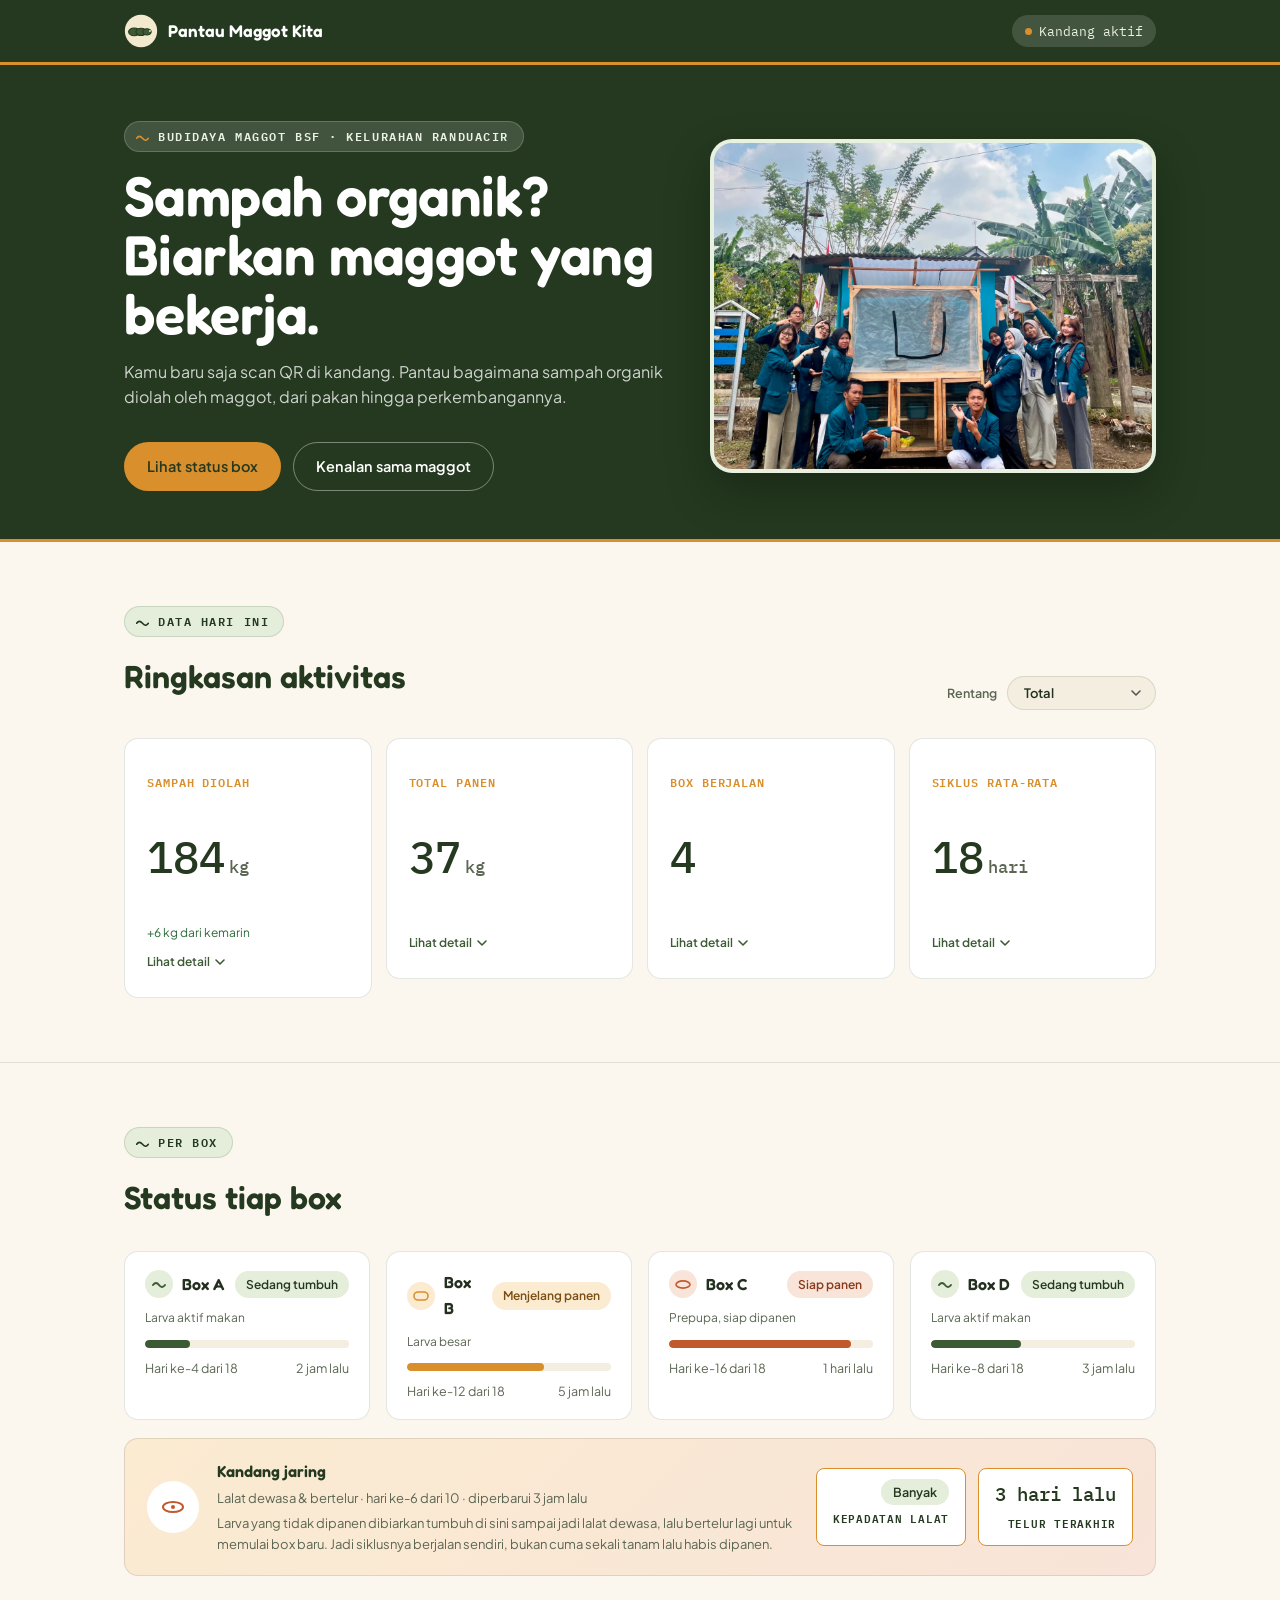
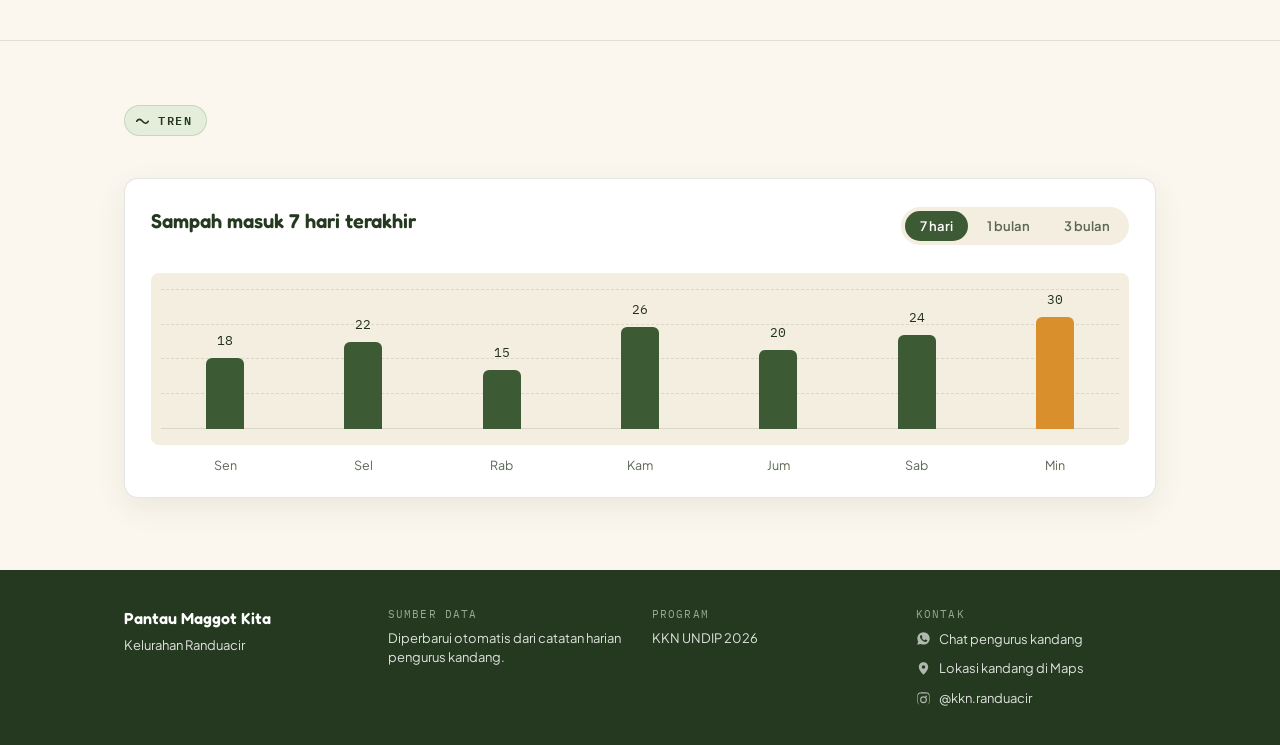
<file: index.html>
<!DOCTYPE html>
<html lang="id">
<head>
<meta charset="UTF-8">
<meta name="viewport" content="width=device-width, initial-scale=1.0">
<title>Pantau Maggot Kita</title>
<meta name="description" content="Pantau Maggot Kita: pantau aktivitas budidaya maggot BSF pengolah sampah organik warga Kelurahan Randuacir.">
<link rel="preconnect" href="https://fonts.googleapis.com">
<link rel="preconnect" href="https://fonts.gstatic.com" crossorigin>
<link href="https://fonts.googleapis.com/css2?family=Fredoka:wght@500;600;700&family=Plus+Jakarta+Sans:wght@400;500;600&family=IBM+Plex+Mono:wght@400;500&display=swap" rel="stylesheet">
<link rel="stylesheet" href="css/style.css">
</head>
<body>

<div class="maggot-splash" id="maggot-splash" aria-hidden="true">
  <svg viewBox="0 0 200 80" width="150" height="60">
    <g class="maggot-crawl">
      <ellipse class="seg seg1" cx="40" cy="45" rx="16" ry="11"/>
      <ellipse class="seg seg2" cx="65" cy="42" rx="15" ry="10.5"/>
      <ellipse class="seg seg3" cx="89" cy="40" rx="14" ry="10"/>
      <ellipse class="seg seg4" cx="111" cy="39" rx="12" ry="9"/>
      <ellipse class="seg seg5" cx="130" cy="38" rx="10" ry="7.5"/>
      <circle class="maggot-eye" cx="136" cy="35" r="1.5"/>
    </g>
  </svg>
  <p class="splash-text">My Little Maggot</p>
</div>

<header class="site-header">
  <div class="wrap">
    <a href="index.html" class="brand">
      <svg class="brand-mark" viewBox="0 0 40 40" aria-hidden="true">
        <circle cx="20" cy="20" r="19" fill="var(--cream)"/>
        <g class="brand-maggot">
          <ellipse class="seg seg1" cx="12" cy="21" rx="6.6" ry="4.6"/>
          <ellipse class="seg seg2" cx="20" cy="21" rx="6" ry="4.3"/>
          <ellipse class="seg seg3" cx="27" cy="21" rx="5" ry="3.7"/>
          <circle class="maggot-eye" cx="30.5" cy="20" r="1.1"/>
        </g>
      </svg>
      <span class="brand-name">Pantau Maggot Kita</span>
    </a>
    <span class="status-pill"><span class="dot"></span>Kandang aktif</span>
  </div>
</header>

<section class="hero">
  <div class="wrap hero-grid">
    <div class="hero-copy reveal">
      <p class="eyebrow on-dark">Budidaya maggot BSF &middot; Kelurahan Randuacir</p>
      <h1>Sampah organik? Biarkan maggot yang bekerja.</h1>
      <p class="lede">Kamu baru saja scan QR di kandang. Pantau bagaimana sampah organik diolah oleh maggot, dari pakan hingga perkembangannya.</p>
      <div class="cta-row" role="tablist">
        <a href="#status" class="btn btn-primary" data-tab-link="status" role="tab" aria-selected="true" aria-controls="tabpanel-status" id="tab-btn-status">Lihat status box</a>
        <a href="#tentang" class="btn btn-ghost" data-tab-link="tentang" role="tab" aria-selected="false" aria-controls="tabpanel-tentang" id="tab-btn-tentang">Kenalan sama maggot</a>
      </div>
    </div>
    <div class="hero-stage reveal">
      <img src="images/hero-maggot.jpg" alt="Foto kandang budidaya maggot" width="800" height="600" decoding="async" onerror="this.style.display='none'; this.nextElementSibling.style.display='flex';">
      <div class="fallback-illustration" style="display:none;">
        <svg width="140" height="140" viewBox="0 0 140 140" aria-hidden="true">
          <path d="M20 74 Q40 50 62 74 Q84 98 106 74 Q118 62 122 74" fill="none" stroke="var(--moss)" stroke-width="8" stroke-linecap="round"/>
          <circle cx="20" cy="74" r="6" fill="var(--moss)"/>
        </svg>
      </div>
    </div>
  </div>
</section>

<div class="tabpanel" id="tabpanel-status" data-tabname="status" role="tabpanel" aria-labelledby="tab-btn-status">

<section id="status">
  <div class="wrap">
    <div class="section-head kpi-head-row reveal">
      <div>
        <p class="eyebrow">Data hari ini</p>
        <h2>Ringkasan aktivitas</h2>
      </div>
      <div class="kpi-periode-wrap">
        <label for="kpi-periode" class="kpi-periode-label">Rentang</label>
        <select id="kpi-periode" class="kpi-periode-select">
          <option value="total" selected>Total</option>
          <option value="7h">7 hari terakhir</option>
          <option value="1b">Bulan ini</option>
          <option value="3b">3 bulan terakhir</option>
        </select>
      </div>
    </div>
    <div class="kpi-grid reveal">
      <div class="kpi-card">
        <p class="kpi-label">Sampah diolah</p>
        <p class="kpi-value"><span id="kpi-sampah">0</span><span class="unit">kg</span></p>
        <p class="kpi-delta" id="kpi-sampah-delta"></p>
        <button type="button" class="kpi-detail-toggle">Lihat detail<svg width="10" height="10" viewBox="0 0 10 10" aria-hidden="true"><path d="M1 3 L5 7 L9 3" fill="none" stroke="currentColor" stroke-width="1.6" stroke-linecap="round" stroke-linejoin="round"/></svg></button>
        <div class="kpi-detail"><ul id="kpi-detail-sampah"></ul></div>
      </div>
      <div class="kpi-card">
        <p class="kpi-label">Total panen</p>
        <p class="kpi-value"><span id="kpi-panen">0</span><span class="unit">kg</span></p>
        <button type="button" class="kpi-detail-toggle">Lihat detail<svg width="10" height="10" viewBox="0 0 10 10" aria-hidden="true"><path d="M1 3 L5 7 L9 3" fill="none" stroke="currentColor" stroke-width="1.6" stroke-linecap="round" stroke-linejoin="round"/></svg></button>
        <div class="kpi-detail"><ul id="kpi-detail-panen"></ul></div>
      </div>
      <div class="kpi-card">
        <p class="kpi-label">Box berjalan</p>
        <p class="kpi-value"><span id="kpi-box">0</span></p>
        <button type="button" class="kpi-detail-toggle">Lihat detail<svg width="10" height="10" viewBox="0 0 10 10" aria-hidden="true"><path d="M1 3 L5 7 L9 3" fill="none" stroke="currentColor" stroke-width="1.6" stroke-linecap="round" stroke-linejoin="round"/></svg></button>
        <div class="kpi-detail"><ul id="kpi-detail-box"></ul></div>
      </div>
      <div class="kpi-card">
        <p class="kpi-label">Siklus rata-rata</p>
        <p class="kpi-value"><span id="kpi-siklus">0</span><span class="unit">hari</span></p>
        <button type="button" class="kpi-detail-toggle">Lihat detail<svg width="10" height="10" viewBox="0 0 10 10" aria-hidden="true"><path d="M1 3 L5 7 L9 3" fill="none" stroke="currentColor" stroke-width="1.6" stroke-linecap="round" stroke-linejoin="round"/></svg></button>
        <div class="kpi-detail"><ul id="kpi-detail-siklus"></ul></div>
      </div>
    </div>
  </div>
</section>

<section>
  <div class="wrap">
    <div class="section-head reveal">
      <p class="eyebrow">Per box</p>
      <h2>Status tiap box</h2>
    </div>
    <div id="box-grid" class="box-grid"></div>
    <div id="jaring-card" class="jaring-card reveal"></div>
  </div>
</section>

<section>
  <div class="wrap">
    <div class="section-head reveal">
      <p class="eyebrow">Tren</p>
    </div>
    <div class="trend-card reveal">
      <div class="trend-head-row">
        <h2 id="trend-title">Sampah masuk 7 hari terakhir</h2>
        <div class="trend-tabs">
          <button type="button" class="trend-tab-btn active" data-range="7h">7 hari</button>
          <button type="button" class="trend-tab-btn" data-range="1b">1 bulan</button>
          <button type="button" class="trend-tab-btn" data-range="3b">3 bulan</button>
        </div>
      </div>
      <div class="trend-chart-frame">
        <div class="trend-gridlines">
          <span></span><span></span><span></span><span></span><span class="baseline"></span>
        </div>
        <div id="trend-chart" class="trend-chart"></div>
      </div>
      <div id="trend-labels" class="trend-labels"></div>
    </div>
  </div>
</section>

</div>
<!-- /tabpanel-status -->

<div class="tabpanel" id="tabpanel-tentang" data-tabname="tentang" role="tabpanel" aria-labelledby="tab-btn-tentang" hidden>

<section id="tentang">
  <div class="wrap">
    <div class="section-head reveal">
      <p class="eyebrow">Siklus hidup</p>
      <h2>Dari telur sampai lalat dewasa</h2>
      <p class="lede lede-wide">Maggot <span class="glossary-term">BSF<span class="glossary-bubble" role="tooltip">Black Soldier Fly, alias lalat tentara hitam. Larvanya (bukan lalatnya) yang dipakai mengurai sampah organik di kandang ini.</span></span> melewati empat tahap yangberlangsung sekitar 30 sampai 40 hari. Lalat dewasa akan kembali bertelur untuk memulai siklus baru. Klik tiap tahap buat lihat detailnya.</p>
    </div>
    <div class="siklus-cycle-badge reveal">
      <svg width="16" height="16" viewBox="0 0 16 16" aria-hidden="true" class="cycle-icon">
        <path d="M12.2 4.6 A5.6 5.6 0 1 0 13.6 8" fill="none" stroke="var(--moss)" stroke-width="1.6" stroke-linecap="round"/>
        <path d="M12.2 1.6 L12.2 4.6 L9.2 4.6" fill="none" stroke="var(--moss)" stroke-width="1.6" stroke-linecap="round" stroke-linejoin="round"/>
      </svg>
      Siklus berulang tiap 30&ndash;40 hari
    </div>
    <div class="siklus-flow reveal">
      <div class="siklus-step" data-stage="telur">
        <div class="siklus-img">
          <span class="siklus-step-num">1</span>
          <img src="images/siklus-telur.jpg" alt="Telur maggot BSF" width="300" height="300" loading="lazy" decoding="async" onerror="this.style.display='none'; this.nextElementSibling.style.display='flex';">
          <div class="fallback-illustration" style="display:none;">
            <svg width="44" height="44" viewBox="0 0 44 44" aria-hidden="true"><ellipse cx="22" cy="22" rx="10" ry="14" fill="var(--cream)" stroke="var(--gold)" stroke-width="2"/></svg>
          </div>
        </div>
        <p class="stage-name">Telur</p>
        <p class="stage-day">Hari 0&ndash;4</p>
        <span class="siklus-detail-link">Lihat detail<svg width="12" height="12" viewBox="0 0 12 12" aria-hidden="true"><path d="M3 2 L8 6 L3 10" fill="none" stroke="currentColor" stroke-width="1.8" stroke-linecap="round" stroke-linejoin="round"/></svg></span>
      </div>
      <div class="siklus-arrow siklus-arrow-1" aria-hidden="true">
        <svg width="26" height="22" viewBox="0 0 20 20">
          <path d="M4 3 L15 10 L4 17" fill="none" stroke="var(--gold)" stroke-width="7" stroke-linecap="round" stroke-linejoin="round"/>
          <path d="M4 3 L15 10 L4 17" fill="none" class="siklus-arrow-fill" stroke-width="3.4" stroke-linecap="round" stroke-linejoin="round"/>
        </svg>
      </div>
      <div class="siklus-step" data-stage="larva">
        <div class="siklus-img">
          <span class="siklus-step-num">2</span>
          <img src="images/siklus-larva.jpg" alt="Larva maggot BSF makan aktif" width="300" height="300" loading="lazy" decoding="async" onerror="this.style.display='none'; this.nextElementSibling.style.display='flex';">
          <div class="fallback-illustration" style="display:none;">
            <svg width="50" height="50" viewBox="0 0 50 50" aria-hidden="true"><path d="M8 25 Q15 15 25 25 Q35 35 42 25" fill="none" stroke="var(--moss)" stroke-width="5" stroke-linecap="round"/></svg>
          </div>
        </div>
        <p class="stage-name">Larva makan aktif</p>
        <p class="stage-day">Hari 5&ndash;18</p>
        <span class="siklus-detail-link">Lihat detail<svg width="12" height="12" viewBox="0 0 12 12" aria-hidden="true"><path d="M3 2 L8 6 L3 10" fill="none" stroke="currentColor" stroke-width="1.8" stroke-linecap="round" stroke-linejoin="round"/></svg></span>
      </div>
      <div class="siklus-arrow siklus-arrow-2" aria-hidden="true">
        <svg width="26" height="22" viewBox="0 0 20 20">
          <path d="M4 3 L15 10 L4 17" fill="none" stroke="var(--gold)" stroke-width="7" stroke-linecap="round" stroke-linejoin="round"/>
          <path d="M4 3 L15 10 L4 17" fill="none" class="siklus-arrow-fill" stroke-width="3.4" stroke-linecap="round" stroke-linejoin="round"/>
        </svg>
      </div>
      <div class="siklus-step" data-stage="prepupa">
        <div class="siklus-img">
          <span class="siklus-step-num">3</span>
          <img src="images/siklus-prepupa.jpg" alt="Prepupa maggot BSF" width="300" height="300" loading="lazy" decoding="async" onerror="this.style.display='none'; this.nextElementSibling.style.display='flex';">
          <div class="fallback-illustration" style="display:none;">
            <svg width="44" height="44" viewBox="0 0 44 44" aria-hidden="true"><rect x="10" y="16" width="24" height="12" rx="6" fill="var(--gold-light)" stroke="var(--gold)" stroke-width="2"/></svg>
          </div>
        </div>
        <p class="stage-name"><span class="glossary-term">Prepupa<span class="glossary-bubble" role="tooltip">Fase peralihan sebelum jadi pupa. Larva berhenti makan dan warnanya mulai gelap, tanda siap pupasi.</span></span> &amp; pupa</p>
        <p class="stage-day">Hari 19&ndash;32</p>
        <span class="siklus-detail-link">Lihat detail<svg width="12" height="12" viewBox="0 0 12 12" aria-hidden="true"><path d="M3 2 L8 6 L3 10" fill="none" stroke="currentColor" stroke-width="1.8" stroke-linecap="round" stroke-linejoin="round"/></svg></span>
      </div>
      <div class="siklus-arrow siklus-arrow-3" aria-hidden="true">
        <svg width="26" height="22" viewBox="0 0 20 20">
          <path d="M4 3 L15 10 L4 17" fill="none" stroke="var(--gold)" stroke-width="7" stroke-linecap="round" stroke-linejoin="round"/>
          <path d="M4 3 L15 10 L4 17" fill="none" class="siklus-arrow-fill" stroke-width="3.4" stroke-linecap="round" stroke-linejoin="round"/>
        </svg>
      </div>
      <div class="siklus-step" data-stage="dewasa">
        <div class="siklus-img">
          <span class="siklus-step-num">4</span>
          <img src="images/siklus-dewasa.jpg" alt="Lalat BSF dewasa" width="300" height="300" loading="lazy" decoding="async" onerror="this.style.display='none'; this.nextElementSibling.style.display='flex';">
          <div class="fallback-illustration" style="display:none;">
            <svg width="46" height="46" viewBox="0 0 46 46" aria-hidden="true"><ellipse cx="23" cy="23" rx="14" ry="7" fill="var(--clay-light)" stroke="var(--clay)" stroke-width="2"/></svg>
          </div>
        </div>
        <p class="stage-name">Lalat BSF dewasa</p>
        <p class="stage-day">Hari 33&ndash;40</p>
        <span class="siklus-detail-link">Lihat detail<svg width="12" height="12" viewBox="0 0 12 12" aria-hidden="true"><path d="M3 2 L8 6 L3 10" fill="none" stroke="currentColor" stroke-width="1.8" stroke-linecap="round" stroke-linejoin="round"/></svg></span>
      </div>
    </div>
    <p class="siklus-note reveal">Fase prepupa, pupa, dan lalat dewasa dipantau langsung di <strong>kandang jaring</strong>. Cek statusnya di bagian &ldquo;Status tiap box&rdquo; di atas.</p>
  </div>
</section>

<section id="tanda-panen">
  <div class="wrap">
    <div class="section-head reveal">
      <p class="eyebrow">Ciri-ciri</p>
      <h2>Tanda maggot siap panen</h2>
      <p class="lede lede-wide">Tiga tanda ini biasanya muncul bareng. Kalau box kamu sudah menunjukkan ketiganya, itu yang bikin statusnya berubah jadi <a href="#status" class="faq-inline-link">&ldquo;Siap panen&rdquo;</a> di bagian Status tiap box.</p>
    </div>
    <div class="info-grid reveal">
      <div class="info-card">
        <span class="info-num">1</span>
        <div class="icon-mark icon-mark-gold">
          <svg width="34" height="34" viewBox="0 0 36 36" aria-hidden="true">
            <defs><marker id="arrowhead-warna" markerWidth="5" markerHeight="5" refX="3" refY="2" orient="auto"><path d="M0 0 L4 2 L0 4 Z" fill="var(--ink-soft)"/></marker></defs>
            <ellipse cx="9" cy="18" rx="6.5" ry="3.8" fill="var(--cream)" stroke="var(--gold)" stroke-width="1.6"/>
            <path d="M16.2 18 L19.8 18" stroke="var(--ink-soft)" stroke-width="1.4" stroke-linecap="round" marker-end="url(#arrowhead-warna)"/>
            <ellipse cx="27" cy="18" rx="6.5" ry="3.8" fill="#6B4A2A" stroke="#4A311B" stroke-width="1.6"/>
          </svg>
        </div>
        <p class="info-title">Warna berubah gelap</p>
        <p>Warna badan berubah dari putih pucat jadi kecoklatan gelap.</p>
      </div>
      <div class="info-arrow" aria-hidden="true">
        <svg width="28" height="20" viewBox="0 0 20 14"><path d="M1 7 H17 M12 2 L17 7 L12 12" fill="none" stroke="var(--moss)" stroke-width="3" stroke-linecap="round" stroke-linejoin="round"/></svg>
      </div>
      <div class="info-card">
        <span class="info-num">2</span>
        <div class="icon-mark icon-mark-moss">
          <svg width="34" height="34" viewBox="0 0 36 36" aria-hidden="true">
            <path d="M7.5 6.5 L7.5 11.5 M7.5 9 L28.5 9 M28.5 6.5 L28.5 11.5" stroke="var(--ink-soft)" stroke-width="1.2" stroke-linecap="round"/>
            <ellipse cx="18" cy="21" rx="10.5" ry="4.3" fill="none" stroke="var(--moss)" stroke-width="1.8"/>
            <text x="18" y="33" text-anchor="middle" font-size="7" fill="var(--ink-soft)" font-family="var(--font-data)">~2 cm</text>
          </svg>
        </div>
        <p class="info-title">Ukuran maksimal</p>
        <p>Ukuran sudah maksimal, sekitar 2 sentimeter, gerakan mulai melambat.</p>
      </div>
      <div class="info-arrow" aria-hidden="true">
        <svg width="28" height="20" viewBox="0 0 20 14"><path d="M1 7 H17 M12 2 L17 7 L12 12" fill="none" stroke="var(--moss)" stroke-width="3" stroke-linecap="round" stroke-linejoin="round"/></svg>
      </div>
      <div class="info-card">
        <span class="info-num">3</span>
        <div class="icon-mark icon-mark-clay">
          <svg width="34" height="34" viewBox="0 0 36 36" aria-hidden="true">
            <defs><marker id="arrowhead-panen" markerWidth="5" markerHeight="5" refX="3" refY="2" orient="auto"><path d="M0 0 L4 2 L0 4 Z" fill="var(--gold)"/></marker></defs>
            <path d="M5 33 L23 13" stroke="var(--line)" stroke-width="1.8" stroke-linecap="round"/>
            <path d="M23 13 L29 6" stroke="var(--gold)" stroke-width="2.2" stroke-linecap="round" marker-end="url(#arrowhead-panen)"/>
            <g transform="rotate(-48 14 23)">
              <ellipse cx="14" cy="23" rx="4.5" ry="2.1" fill="var(--moss)"/>
              <circle cx="18.2" cy="23" r="1.6" fill="var(--moss-dark)"/>
            </g>
          </svg>
        </div>
        <p class="info-title">Merayap ke tepi</p>
        <p>Mulai merayap naik ke tepi wadah, mencari tempat kering untuk <span class="glossary-term">pupasi<span class="glossary-bubble" role="tooltip">Proses larva berubah bentuk jadi pupa di dalam cangkang keras, mirip kepompong, sebelum akhirnya jadi lalat dewasa.</span></span>.</p>
      </div>
    </div>
  </div>
</section>

<section id="sampah-maggot">
  <div class="wrap">
    <div class="section-head reveal">
      <p class="eyebrow">Panduan</p>
      <h2>Sampah untuk maggot</h2>
    </div>

    <div class="cek-sampah reveal">
      <label for="cek-sampah-input" class="cek-sampah-label">
        <svg width="16" height="16" viewBox="0 0 16 16" aria-hidden="true"><circle cx="7" cy="7" r="5.2" fill="none" stroke="currentColor" stroke-width="1.7"/><path d="M10.8 10.8 L14.5 14.5" stroke="currentColor" stroke-width="1.7" stroke-linecap="round"/></svg>
        Cek sampahmu cocok atau enggak
      </label>
      <input type="text" id="cek-sampah-input" class="cek-sampah-input" placeholder="Ketik sampahnya, misal: nasi goreng, kulit jeruk..." autocomplete="off">
      <div class="cek-sampah-chips" id="cek-sampah-chips">
        <button type="button" class="cek-sampah-chip" data-kata="nasi">Nasi</button>
        <button type="button" class="cek-sampah-chip" data-kata="kulit jeruk">Kulit jeruk</button>
        <button type="button" class="cek-sampah-chip" data-kata="ampas kopi">Ampas kopi</button>
        <button type="button" class="cek-sampah-chip cek-sampah-chip-no" data-kata="plastik">Plastik</button>
        <button type="button" class="cek-sampah-chip cek-sampah-chip-no" data-kata="minyak">Minyak</button>
        <button type="button" class="cek-sampah-chip cek-sampah-chip-no" data-kata="tulang">Tulang</button>
      </div>
      <div id="cek-sampah-result" class="cek-sampah-result" aria-live="polite"></div>
    </div>

    <div class="cocok-grid reveal">
      <div class="cocok-card yes">
        <span class="cocok-badge">
          <svg width="22" height="22" viewBox="0 0 22 22" aria-hidden="true"><path d="M11 3 C6 6 4 10 4 13 a7 7 0 0 0 14 0 C18 10 16 6 11 3 Z" fill="none" stroke="var(--moss)" stroke-width="1.7"/><path d="M11 8 V16 M11 8 Q8 8 7 11" fill="none" stroke="var(--moss)" stroke-width="1.4" stroke-linecap="round"/></svg>
        </span>
        <h3><svg width="20" height="20" viewBox="0 0 20 20" aria-hidden="true"><path d="M4 10 L8 14 L16 5" fill="none" stroke="currentColor" stroke-width="2.5" stroke-linecap="round" stroke-linejoin="round"/></svg>Cocok</h3>
        <p class="cocok-subtitle">Bahan organik basah yang cepat terurai, jadi makanan favorit maggot.</p>
        <ul>
          <li>Sisa sayur dan buah</li>
          <li>Nasi basi</li>
          <li>Ampas kopi dan teh</li>
          <li>Kulit telur</li>
        </ul>
      </div>
      <div class="cocok-card no">
        <span class="cocok-badge no-badge">
          <svg width="22" height="22" viewBox="0 0 22 22" aria-hidden="true"><path d="M4 6 H18 M8 6 V4 H14 V6 M6 6 L7 18 H15 L16 6" fill="none" stroke="var(--brown)" stroke-width="1.7" stroke-linejoin="round"/><path d="M3 3 L19 19" stroke="var(--brown)" stroke-width="1.7" stroke-linecap="round"/></svg>
        </span>
        <h3><svg width="20" height="20" viewBox="0 0 20 20" aria-hidden="true"><path d="M5 5 L15 15 M15 5 L5 15" stroke="currentColor" stroke-width="2.5" stroke-linecap="round"/></svg>Tidak cocok</h3>
        <p class="cocok-subtitle">Bisa bikin larva stres, mati, atau menarik hama lain ke kandang.</p>
        <ul>
          <li>Plastik dan styrofoam</li>
          <li>Minyak dan santan</li>
          <li>Tulang dan cangkang keras</li>
          <li>Sampah bahan berbahaya</li>
        </ul>
      </div>
    </div>
  </div>
</section>

<section id="faq">
  <div class="wrap">
    <div class="section-head reveal">
      <p class="eyebrow">Pertanyaan umum</p>
      <h2>Masih Penasaran Nihh?</h2>
      <p class="lede lede-wide">Mantapp, ini adalah jawaban-jawaban yang mungkin kamu cari!</p>
    </div>
    <div class="faq-list reveal" id="faq-list">
      <div class="faq-item">
        <button type="button" class="faq-question" aria-expanded="false">
          <span>Kandang maggot bau enggak?</span>
          <svg class="faq-chevron" width="14" height="14" viewBox="0 0 14 14" aria-hidden="true"><path d="M2.5 5 L7 9.5 L11.5 5" fill="none" stroke="currentColor" stroke-width="1.8" stroke-linecap="round" stroke-linejoin="round"/></svg>
        </button>
        <div class="faq-answer">
          <p>Kalau dirawat dengan benar, kandang maggot tidak berbau menyengat. Larva maggot justru mempercepat sampah organik terurai, jadi baunya jauh lebih ringan dibanding sampah organik yang menumpuk di TPS. Bau tajam biasanya baru muncul kalau media terlalu basah atau kebanyakan pakan, dan itu ada cara mudah menanganinya. Pengurus kandang sudah punya panduan lengkap untuk mengatasinya.</p>
        </div>
      </div>
      <div class="faq-item">
        <button type="button" class="faq-question" aria-expanded="false">
          <span>Aman enggak buat anak-anak dan hewan peliharaan di sekitar rumah?</span>
          <svg class="faq-chevron" width="14" height="14" viewBox="0 0 14 14" aria-hidden="true"><path d="M2.5 5 L7 9.5 L11.5 5" fill="none" stroke="currentColor" stroke-width="1.8" stroke-linecap="round" stroke-linejoin="round"/></svg>
        </button>
        <div class="faq-answer">
          <p>Aman. Maggot BSF (<em>Hermetia illucens</em>) tidak menggigit, tidak menyengat, dan tidak membawa penyakit ke manusia. Ini beda jauh dari lalat rumah biasa. Lalat dewasanya bahkan tidak makan sama sekali, cuma minum air, jadi tidak hinggap sembarangan ke makanan warga. Yang perlu dijaga cuma supaya box tidak dibongkar-bongkar anak kecil, sama seperti barang lain di sekitar rumah.</p>
        </div>
      </div>
      <div class="faq-item">
        <button type="button" class="faq-question" aria-expanded="false">
          <span>Lalatnya bisa kabur ke rumah warga enggak?</span>
          <svg class="faq-chevron" width="14" height="14" viewBox="0 0 14 14" aria-hidden="true"><path d="M2.5 5 L7 9.5 L11.5 5" fill="none" stroke="currentColor" stroke-width="1.8" stroke-linecap="round" stroke-linejoin="round"/></svg>
        </button>
        <div class="faq-answer">
          <p>Lalat dewasanya dipelihara di kandang jaring tertutup, khusus untuk kawin dan bertelur, jadi tidak berkeliaran bebas. Lalat BSF dewasa juga bukan tipe yang suka hinggap ke rumah atau makanan orang. Umurnya pendek, sekitar 5 sampai 8 hari, dan sepanjang hidupnya cuma fokus cari pasangan dan bertelur, bukan cari makanan manusia.</p>
        </div>
      </div>
      <div class="faq-item">
        <button type="button" class="faq-question" aria-expanded="false">
          <span>Kalau musim hujan atau kemarau, maggotnya tetap hidup?</span>
          <svg class="faq-chevron" width="14" height="14" viewBox="0 0 14 14" aria-hidden="true"><path d="M2.5 5 L7 9.5 L11.5 5" fill="none" stroke="currentColor" stroke-width="1.8" stroke-linecap="round" stroke-linejoin="round"/></svg>
        </button>
        <div class="faq-answer">
          <p>Tetap hidup, tapi butuh sedikit penyesuaian dari pengurus. Musim hujan bikin media gampang kelewat basah, jadi perlu lebih sering ditambah bahan kering penyerap. Musim kemarau sebaliknya, media lebih cepat kering jadi perlu sedikit tambahan air. Selama suhu ruang kandang terjaga sekitar 27 sampai 30°C, siklusnya tetap jalan normal di kedua musim.</p>
        </div>
      </div>
      <div class="faq-item">
        <button type="button" class="faq-question" aria-expanded="false">
          <span>Sampah apa aja yang bisa dibawa ke kandang?</span>
          <svg class="faq-chevron" width="14" height="14" viewBox="0 0 14 14" aria-hidden="true"><path d="M2.5 5 L7 9.5 L11.5 5" fill="none" stroke="currentColor" stroke-width="1.8" stroke-linecap="round" stroke-linejoin="round"/></svg>
        </button>
        <div class="faq-answer">
          <p>Intinya sampah organik basah yang cepat terurai, seperti sisa nasi, sayur, buah, ampas kopi atau teh, dan kulit telur. Yang tidak boleh masuk kandang misalnya plastik, styrofoam, minyak, santan, tulang, dan bahan berbahaya lain. Kalau masih ragu sama satu item tertentu, coba cek langsung lewat kotak <a href="#sampah-maggot" class="faq-inline-link">cek sampah di atas</a> biar tidak salah tebak.</p>
        </div>
      </div>
      <div class="faq-item">
        <button type="button" class="faq-question" aria-expanded="false">
          <span>Berapa lama dari buang sampah sampai jadi panen?</span>
          <svg class="faq-chevron" width="14" height="14" viewBox="0 0 14 14" aria-hidden="true"><path d="M2.5 5 L7 9.5 L11.5 5" fill="none" stroke="currentColor" stroke-width="1.8" stroke-linecap="round" stroke-linejoin="round"/></svg>
        </button>
        <div class="faq-answer">
          <p>Rata-rata sekitar 18 hari sejak larva ditanam sampai siap dipanen, tergantung suhu dan jenis pakan. Satu siklus penuh sampai lalat dewasa bertelur lagi butuh waktu 30 sampai 40 hari. Tapi warga tidak perlu menunggu selama itu. Begitu larva sudah cukup besar, langsung bisa dipanen sebagai pakan ternak atau dijual.</p>
        </div>
      </div>
      <div class="faq-item">
        <button type="button" class="faq-question" aria-expanded="false">
          <span>Kenapa harus maggot, bukan cara pengelolaan sampah organik lain?</span>
          <svg class="faq-chevron" width="14" height="14" viewBox="0 0 14 14" aria-hidden="true"><path d="M2.5 5 L7 9.5 L11.5 5" fill="none" stroke="currentColor" stroke-width="1.8" stroke-linecap="round" stroke-linejoin="round"/></svg>
        </button>
        <div class="faq-answer">
          <p>Dibanding dibuang ke TPS atau TPA yang sejak 1 Agustus sudah tidak menerima sampah organik, maggot mengolahnya jadi dua hasil sekaligus. Sampah rumah tangga berkurang, dan larvanya sendiri jadi produk bernilai untuk pakan ternak atau ikan, bahkan bisa dijual. Prosesnya juga jauh lebih cepat dibanding kompos biasa, hitungannya hari, bukan bulan.</p>
        </div>
      </div>
      <div class="faq-item">
        <button type="button" class="faq-question" aria-expanded="false">
          <span>Perlu keahlian khusus enggak buat ikut program ini?</span>
          <svg class="faq-chevron" width="14" height="14" viewBox="0 0 14 14" aria-hidden="true"><path d="M2.5 5 L7 9.5 L11.5 5" fill="none" stroke="currentColor" stroke-width="1.8" stroke-linecap="round" stroke-linejoin="round"/></svg>
        </button>
        <div class="faq-answer">
          <p>Enggak perlu. Kalau kamu warga, bagian kamu cuma satu, yaitu memisahkan sampah organik dan membawanya ke kandang. Kalau ragu sama satu item, cek dulu lewat kotak cek sampah di atas. Urusan merawat larva, menjaga kelembapan, sampai memanen sepenuhnya jadi tanggung jawab pengurus kandang.</p>
        </div>
      </div>
      <div class="faq-item">
        <button type="button" class="faq-question" aria-expanded="false">
          <span>Hasil panennya dipakai buat apa?</span>
          <svg class="faq-chevron" width="14" height="14" viewBox="0 0 14 14" aria-hidden="true"><path d="M2.5 5 L7 9.5 L11.5 5" fill="none" stroke="currentColor" stroke-width="1.8" stroke-linecap="round" stroke-linejoin="round"/></svg>
        </button>
        <div class="faq-answer">
          <p>Larva yang dipanen, biasa disebut maggot segar atau maggot kering, punya kandungan protein tinggi. Umumnya dipakai sebagai pakan ternak seperti ayam, bebek, atau ikan lele, baik dipakai sendiri oleh peternak sekitar maupun dijual. Sisa media yang sudah terurai, disebut <span class="glossary-term">kasgot<span class="glossary-bubble" role="tooltip">Singkatan dari &ldquo;bekas maggot&rdquo; &mdash; residu media yang sudah diurai larva, dipakai sebagai pupuk organik untuk tanaman.</span></span>, juga bisa dipakai sebagai pupuk organik untuk tanaman.</p>
        </div>
      </div>
      <div class="faq-item">
        <button type="button" class="faq-question" aria-expanded="false">
          <span>Kalau mau lihat langsung atau nanya-nanya ke pengurus, ke mana?</span>
          <svg class="faq-chevron" width="14" height="14" viewBox="0 0 14 14" aria-hidden="true"><path d="M2.5 5 L7 9.5 L11.5 5" fill="none" stroke="currentColor" stroke-width="1.8" stroke-linecap="round" stroke-linejoin="round"/></svg>
        </button>
        <div class="faq-answer">
          <p>Bisa langsung datang ke lokasi kandang, atau chat pengurus dulu lewat kontak di bagian bawah halaman ini. Warga yang masih penasaran atau ragu justru paling disarankan untuk lihat langsung. Biasanya keraguan soal bau atau kebersihan hilang begitu lihat kondisi kandang aslinya.</p>
        </div>
      </div>
    </div>
  </div>
</section>

</div>
<!-- /tabpanel-tentang -->

<footer class="site-footer">
  <div class="wrap footer-grid">
    <div class="footer-block">
      <p class="footer-title">Pantau Maggot Kita</p>
      <p class="footer-line">Kelurahan Randuacir</p>
    </div>
    <div class="footer-block">
      <p class="footer-label">Sumber data</p>
      <p class="footer-line">Diperbarui otomatis dari catatan harian pengurus kandang.</p>
    </div>
    <div class="footer-block">
      <p class="footer-label">Program</p>
      <p class="footer-line">KKN UNDIP 2026</p>
    </div>
    <div class="footer-block">
      <p class="footer-label">Kontak</p>
      <div class="footer-contact-list">
        <a class="footer-contact-link" href="https://wa.me/6281234567890" target="_blank" rel="noopener">
          <svg width="15" height="15" viewBox="0 0 24 24" aria-hidden="true" fill="currentColor"><path d="M12.04 2C6.58 2 2.13 6.45 2.13 11.91c0 1.75.46 3.39 1.26 4.81L2 22l5.44-1.34a9.9 9.9 0 0 0 4.6 1.13h.01c5.46 0 9.91-4.45 9.91-9.91C21.96 6.45 17.5 2 12.04 2zm5.8 14.02c-.24.68-1.4 1.3-1.93 1.38-.5.08-1.12.11-1.8-.11-.42-.13-.95-.31-1.64-.6-2.88-1.24-4.76-4.14-4.9-4.33-.14-.19-1.17-1.56-1.17-2.98s.73-2.11 1-2.4c.26-.29.56-.36.75-.36.19 0 .38 0 .54.01.17.01.4-.07.63.48.24.57.81 1.98.88 2.12.07.15.11.32.02.51-.1.19-.15.31-.29.48-.15.17-.31.37-.44.5-.15.15-.3.31-.13.6.17.29.75 1.25 1.62 2.02 1.11.99 2.05 1.3 2.34 1.45.29.15.46.13.63-.05.17-.18.72-.83.91-1.12.19-.29.38-.24.63-.14.26.09 1.63.77 1.91.91.28.14.47.21.53.33.07.12.07.68-.17 1.36z"/></svg>
          Chat pengurus kandang
        </a>
        <a class="footer-contact-link" href="https://maps.app.goo.gl/PLACEHOLDER" target="_blank" rel="noopener">
          <svg width="15" height="15" viewBox="0 0 24 24" aria-hidden="true" fill="currentColor"><path d="M12 2C7.86 2 4.5 5.36 4.5 9.5c0 5.5 7.5 12.5 7.5 12.5s7.5-7 7.5-12.5C19.5 5.36 16.14 2 12 2zm0 10.25a2.75 2.75 0 1 1 0-5.5 2.75 2.75 0 0 1 0 5.5z"/></svg>
          Lokasi kandang di Maps
        </a>
        <a class="footer-contact-link" href="https://instagram.com/kkn.randuacir" target="_blank" rel="noopener">
          <svg width="15" height="15" viewBox="0 0 24 24" aria-hidden="true" fill="currentColor"><path d="M12 2.16c3.2 0 3.58.01 4.85.07 1.17.05 1.8.24 2.22.41.56.21.96.47 1.38.89.42.42.68.82.89 1.38.17.42.36 1.05.41 2.22.06 1.27.07 1.65.07 4.85s-.01 3.58-.07 4.85c-.05 1.17-.24 1.8-.41 2.22a3.72 3.72 0 0 1-.89 1.38 3.72 3.72 0 0 1-1.38.89c-.42.17-1.05.36-2.22.41-1.27.06-1.65.07-4.85.07s-3.58-.01-4.85-.07c-1.17-.05-1.8-.24-2.22-.41a3.72 3.72 0 0 1-1.38-.89 3.72 3.72 0 0 1-.89-1.38c-.17-.42-.36-1.05-.41-2.22-.06-1.27-.07-1.65-.07-4.85s.01-3.58.07-4.85c.05-1.17.24-1.8.41-2.22.21-.56.47-.96.89-1.38.42-.42.82-.68 1.38-.89.42-.17 1.05-.36 2.22-.41C8.42 2.17 8.8 2.16 12 2.16zm0 1.8c-3.14 0-3.5.01-4.74.07-.96.04-1.48.2-1.82.34-.46.18-.79.39-1.13.73-.34.34-.55.67-.73 1.13-.14.34-.3.86-.34 1.82-.06 1.24-.07 1.6-.07 4.74s.01 3.5.07 4.74c.04.96.2 1.48.34 1.82.18.46.39.79.73 1.13.34.34.67.55 1.13.73.34.14.86.3 1.82.34 1.24.06 1.6.07 4.74.07s3.5-.01 4.74-.07c.96-.04 1.48-.2 1.82-.34.46-.18.79-.39 1.13-.73.34-.34.55-.67.73-1.13.14-.34.3-.86.34-1.82.06-1.24.07-1.6.07-4.74s-.01-3.5-.07-4.74c-.04-.96-.2-1.48-.34-1.82a3.03 3.03 0 0 0-.73-1.13 3.03 3.03 0 0 0-1.13-.73c-.34-.14-.86-.3-1.82-.34-1.24-.06-1.6-.07-4.74-.07zm0 4.59a5.45 5.45 0 1 1 0 10.9 5.45 5.45 0 0 1 0-10.9zm0 1.8a3.65 3.65 0 1 0 0 7.3 3.65 3.65 0 0 0 0-7.3zm5.66-1.98a1.27 1.27 0 1 1-2.54 0 1.27 1.27 0 0 1 2.54 0z"/></svg>
          @kkn.randuacir
        </a>
      </div>
    </div>
  </div>
</footer>

<div class="modal-overlay" id="siklus-modal" aria-hidden="true">
  <div class="modal-panel" role="dialog" aria-modal="true" aria-labelledby="modal-stage-title">
    <button type="button" class="modal-close" aria-label="Tutup">
      <svg width="16" height="16" viewBox="0 0 16 16" aria-hidden="true"><path d="M2 2 L14 14 M14 2 L2 14" stroke="currentColor" stroke-width="2" stroke-linecap="round"/></svg>
    </button>
    <div class="modal-stage-img"></div>
    <p class="stage-day modal-stage-day"></p>
    <h3 class="modal-stage-title" id="modal-stage-title"></h3>
    <p class="modal-section-label">Ciri-ciri</p>
    <ul class="modal-ciri"></ul>
    <p class="modal-section-label">Cara perawatan</p>
    <ul class="modal-rawat"></ul>
  </div>
</div>

<script src="js/config.js"></script>
<script src="js/dashboard.js"></script>
</body>
</html>
</file>
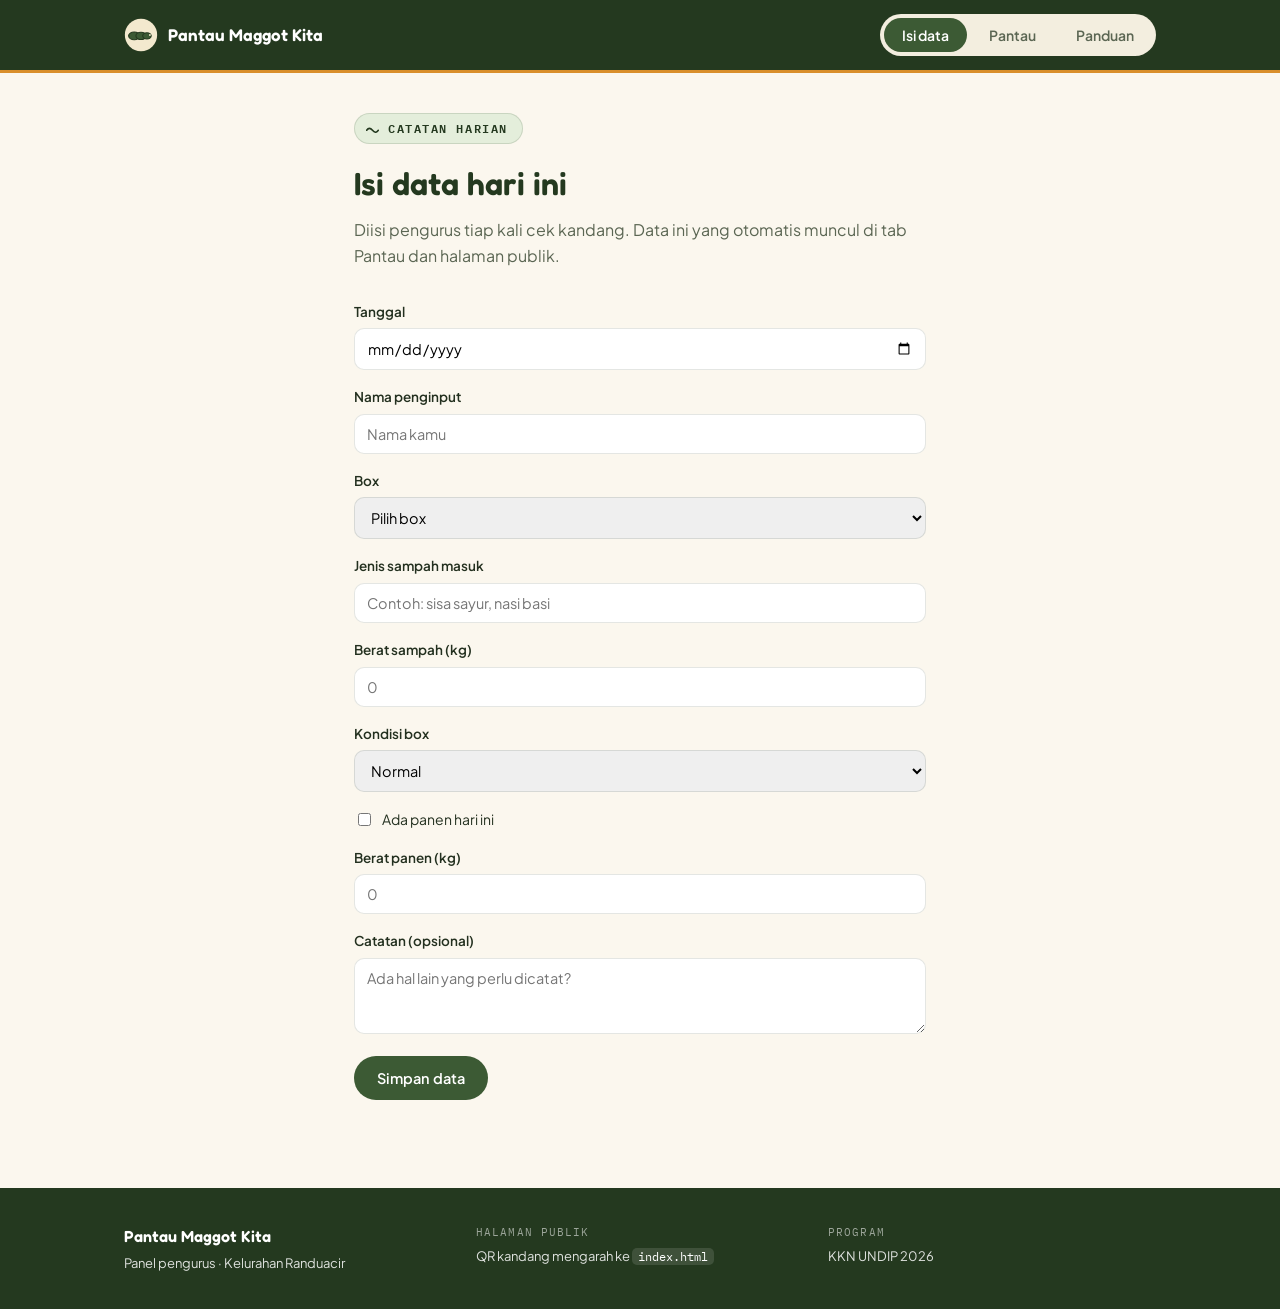
<file: admin.html>
<!DOCTYPE html>
<html lang="id">
<head>
<meta charset="UTF-8">
<meta name="viewport" content="width=device-width, initial-scale=1.0">
<title>Pantau Maggot Kita | Panel Pengurus</title>
<link rel="preconnect" href="https://fonts.googleapis.com">
<link rel="preconnect" href="https://fonts.gstatic.com" crossorigin>
<link href="https://fonts.googleapis.com/css2?family=Fredoka:wght@500;600;700&family=Plus+Jakarta+Sans:wght@400;500;600&family=IBM+Plex+Mono:wght@400;500&display=swap" rel="stylesheet">
<link rel="stylesheet" href="css/style.css">
</head>
<body>

<div class="maggot-splash" id="maggot-splash" aria-hidden="true">
  <svg viewBox="0 0 200 80" width="150" height="60">
    <g class="maggot-crawl">
      <ellipse class="seg seg1" cx="40" cy="45" rx="16" ry="11"/>
      <ellipse class="seg seg2" cx="65" cy="42" rx="15" ry="10.5"/>
      <ellipse class="seg seg3" cx="89" cy="40" rx="14" ry="10"/>
      <ellipse class="seg seg4" cx="111" cy="39" rx="12" ry="9"/>
      <ellipse class="seg seg5" cx="130" cy="38" rx="10" ry="7.5"/>
      <circle class="maggot-eye" cx="136" cy="35" r="1.5"/>
    </g>
  </svg>
  <p class="splash-text">oh my little maggot</p>
</div>

<header class="site-header">
  <div class="wrap">
    <a href="admin.html" class="brand">
      <svg class="brand-mark" viewBox="0 0 40 40" aria-hidden="true">
        <circle cx="20" cy="20" r="19" fill="var(--cream)"/>
        <g class="brand-maggot">
          <ellipse class="seg seg1" cx="12" cy="21" rx="6.6" ry="4.6"/>
          <ellipse class="seg seg2" cx="20" cy="21" rx="6" ry="4.3"/>
          <ellipse class="seg seg3" cx="27" cy="21" rx="5" ry="3.7"/>
          <circle class="maggot-eye" cx="30.5" cy="20" r="1.1"/>
        </g>
      </svg>
      <span class="brand-name">Pantau Maggot Kita</span>
    </a>
    <div class="tabs">
      <button class="tab-btn active" data-tab="panel-isi">Isi data</button>
      <button class="tab-btn" data-tab="panel-pantau">Pantau</button>
      <button class="tab-btn" data-tab="panel-panduan">Panduan</button>
    </div>
  </div>
</header>

<div id="panel-isi" class="tab-panel active">
  <section style="padding-top: 40px;">
    <div class="wrap" style="max-width: 620px;">
      <div class="section-head">
        <p class="eyebrow">Catatan harian</p>
        <h2>Isi data hari ini</h2>
        <p class="lede">Diisi pengurus tiap kali cek kandang. Data ini yang otomatis muncul di tab Pantau dan halaman publik.</p>
      </div>

      <form id="form-isi-data" style="display: flex; flex-direction: column; gap: 16px;">
        <div>
          <label for="tanggal" style="display:block; font-size:13.5px; font-weight:600; margin-bottom:6px;">Tanggal</label>
          <input type="date" id="tanggal" name="tanggal" required style="width:100%; padding:10px 12px; border-radius:10px; border:1px solid var(--line); font-family:var(--font-body); font-size:14.5px;">
        </div>

        <div>
          <label for="namaPenginput" style="display:block; font-size:13.5px; font-weight:600; margin-bottom:6px;">Nama penginput</label>
          <input type="text" id="namaPenginput" name="namaPenginput" placeholder="Nama kamu" required style="width:100%; padding:10px 12px; border-radius:10px; border:1px solid var(--line); font-family:var(--font-body); font-size:14.5px;">
        </div>

        <div>
          <label for="box" style="display:block; font-size:13.5px; font-weight:600; margin-bottom:6px;">Box</label>
          <select id="box" name="box" required style="width:100%; padding:10px 12px; border-radius:10px; border:1px solid var(--line); font-family:var(--font-body); font-size:14.5px;">
            <option value="">Pilih box</option>
            <option value="Box A">Box A</option>
            <option value="Box B">Box B</option>
            <option value="Box C">Box C</option>
            <option value="Box D">Box D</option>
          </select>
        </div>

        <div>
          <label for="jenisSampah" style="display:block; font-size:13.5px; font-weight:600; margin-bottom:6px;">Jenis sampah masuk</label>
          <input type="text" id="jenisSampah" name="jenisSampah" placeholder="Contoh: sisa sayur, nasi basi" style="width:100%; padding:10px 12px; border-radius:10px; border:1px solid var(--line); font-family:var(--font-body); font-size:14.5px;">
        </div>

        <div>
          <label for="beratSampah" style="display:block; font-size:13.5px; font-weight:600; margin-bottom:6px;">Berat sampah (kg)</label>
          <input type="number" id="beratSampah" name="beratSampah" step="0.1" min="0" placeholder="0" style="width:100%; padding:10px 12px; border-radius:10px; border:1px solid var(--line); font-family:var(--font-body); font-size:14.5px;">
        </div>

        <div>
          <label for="kondisiBox" style="display:block; font-size:13.5px; font-weight:600; margin-bottom:6px;">Kondisi box</label>
          <select id="kondisiBox" name="kondisiBox" style="width:100%; padding:10px 12px; border-radius:10px; border:1px solid var(--line); font-family:var(--font-body); font-size:14.5px;">
            <option value="Normal">Normal</option>
            <option value="Terlalu basah">Terlalu basah</option>
            <option value="Terlalu kering">Terlalu kering</option>
            <option value="Berbau">Berbau</option>
          </select>
        </div>

        <label style="display:flex; align-items:center; gap:8px; font-size:14px;">
          <input type="checkbox" id="panenHariIni" name="panenHariIni">
          Ada panen hari ini
        </label>

        <div>
          <label for="beratPanen" style="display:block; font-size:13.5px; font-weight:600; margin-bottom:6px;">Berat panen (kg)</label>
          <input type="number" id="beratPanen" name="beratPanen" step="0.1" min="0" placeholder="0" style="width:100%; padding:10px 12px; border-radius:10px; border:1px solid var(--line); font-family:var(--font-body); font-size:14.5px;">
        </div>

        <div>
          <label for="catatan" style="display:block; font-size:13.5px; font-weight:600; margin-bottom:6px;">Catatan (opsional)</label>
          <textarea id="catatan" name="catatan" rows="3" placeholder="Ada hal lain yang perlu dicatat?" style="width:100%; padding:10px 12px; border-radius:10px; border:1px solid var(--line); font-family:var(--font-body); font-size:14.5px; resize:vertical;"></textarea>
        </div>

        <button type="submit" class="btn btn-primary" style="align-self:flex-start;">Simpan data</button>
        <p id="form-status" style="font-size:13.5px; margin:0;"></p>
      </form>
    </div>
  </section>
</div>

<div id="panel-pantau" class="tab-panel">
  <section style="padding-top: 40px;">
    <div class="wrap">
      <div class="section-head kpi-head-row">
        <div>
          <p class="eyebrow">Data hari ini</p>
          <h2>Ringkasan aktivitas</h2>
        </div>
        <div class="kpi-periode-wrap">
          <label for="kpi-periode" class="kpi-periode-label">Rentang</label>
          <select id="kpi-periode" class="kpi-periode-select">
            <option value="total" selected>Total</option>
            <option value="7h">7 hari terakhir</option>
            <option value="1b">Bulan ini</option>
            <option value="3b">3 bulan terakhir</option>
          </select>
        </div>
      </div>
      <div class="kpi-grid">
        <div class="kpi-card">
          <p class="kpi-label">Sampah diolah</p>
          <p class="kpi-value"><span id="kpi-sampah">0</span><span class="unit">kg</span></p>
          <p class="kpi-delta" id="kpi-sampah-delta"></p>
          <button type="button" class="kpi-detail-toggle">Lihat detail<svg width="10" height="10" viewBox="0 0 10 10" aria-hidden="true"><path d="M1 3 L5 7 L9 3" fill="none" stroke="currentColor" stroke-width="1.6" stroke-linecap="round" stroke-linejoin="round"/></svg></button>
          <div class="kpi-detail"><ul id="kpi-detail-sampah"></ul></div>
        </div>
        <div class="kpi-card">
          <p class="kpi-label">Total panen</p>
          <p class="kpi-value"><span id="kpi-panen">0</span><span class="unit">kg</span></p>
          <button type="button" class="kpi-detail-toggle">Lihat detail<svg width="10" height="10" viewBox="0 0 10 10" aria-hidden="true"><path d="M1 3 L5 7 L9 3" fill="none" stroke="currentColor" stroke-width="1.6" stroke-linecap="round" stroke-linejoin="round"/></svg></button>
          <div class="kpi-detail"><ul id="kpi-detail-panen"></ul></div>
        </div>
        <div class="kpi-card">
          <p class="kpi-label">Box berjalan</p>
          <p class="kpi-value"><span id="kpi-box">0</span></p>
          <button type="button" class="kpi-detail-toggle">Lihat detail<svg width="10" height="10" viewBox="0 0 10 10" aria-hidden="true"><path d="M1 3 L5 7 L9 3" fill="none" stroke="currentColor" stroke-width="1.6" stroke-linecap="round" stroke-linejoin="round"/></svg></button>
          <div class="kpi-detail"><ul id="kpi-detail-box"></ul></div>
        </div>
        <div class="kpi-card">
          <p class="kpi-label">Siklus rata-rata</p>
          <p class="kpi-value"><span id="kpi-siklus">0</span><span class="unit">hari</span></p>
          <button type="button" class="kpi-detail-toggle">Lihat detail<svg width="10" height="10" viewBox="0 0 10 10" aria-hidden="true"><path d="M1 3 L5 7 L9 3" fill="none" stroke="currentColor" stroke-width="1.6" stroke-linecap="round" stroke-linejoin="round"/></svg></button>
          <div class="kpi-detail"><ul id="kpi-detail-siklus"></ul></div>
        </div>
      </div>
    </div>
  </section>

  <section>
    <div class="wrap">
      <div class="section-head">
        <p class="eyebrow">Per box</p>
        <h2>Status tiap box</h2>
      </div>
      <div id="box-grid" class="box-grid"></div>
      <div id="jaring-card" class="jaring-card"></div>
    </div>
  </section>

  <section>
    <div class="wrap">
      <div class="trend-head-row">
        <div class="section-head" style="margin-bottom:0;">
          <p class="eyebrow">Tren</p>
          <h2 id="trend-title">Sampah masuk 7 hari terakhir</h2>
        </div>
        <div class="trend-tabs">
          <button type="button" class="trend-tab-btn active" data-range="7h">7 hari</button>
          <button type="button" class="trend-tab-btn" data-range="1b">1 bulan</button>
          <button type="button" class="trend-tab-btn" data-range="3b">3 bulan</button>
        </div>
      </div>
      <div id="trend-chart" class="trend-chart"></div>
    </div>
  </section>
</div>

<div id="panel-panduan" class="tab-panel">
  <section style="padding-top: 40px;">
    <div class="wrap" style="max-width: 760px;">
      <div class="section-head">
        <p class="eyebrow">Panduan &amp; penanganan masalah</p>
        <h2>Ada masalah di kandang?</h2>
        <p class="lede">Pilih masalah yang kamu temukan, lalu tekan Lihat Detail untuk baca penjelasan lengkapnya &mdash; apa yang terjadi, penyebabnya, sampai langkah penanganannya.</p>
      </div>
      <div id="panduan-list" class="panduan-list"></div>
    </div>
  </section>
</div>

<footer class="site-footer">
  <div class="wrap footer-grid footer-grid-3">
    <div class="footer-block">
      <p class="footer-title">Pantau Maggot Kita</p>
      <p class="footer-line">Panel pengurus &middot; Kelurahan Randuacir</p>
    </div>
    <div class="footer-block">
      <p class="footer-label">Halaman publik</p>
      <p class="footer-line">QR kandang mengarah ke <code>index.html</code></p>
    </div>
    <div class="footer-block">
      <p class="footer-label">Program</p>
      <p class="footer-line">KKN UNDIP 2026</p>
    </div>
  </div>
</footer>

<div class="modal-overlay" id="panduan-modal" aria-hidden="true">
  <div class="modal-panel" role="dialog" aria-modal="true" aria-labelledby="panduan-modal-title">
    <button type="button" class="modal-close" aria-label="Tutup">
      <svg width="16" height="16" viewBox="0 0 16 16" aria-hidden="true"><path d="M2 2 L14 14 M14 2 L2 14" stroke="currentColor" stroke-width="2" stroke-linecap="round"/></svg>
    </button>
    <p class="modal-section-label panduan-modal-tag"></p>
    <h3 class="modal-stage-title" id="panduan-modal-title"></h3>
    <p class="modal-section-label">Apa yang terjadi</p>
    <p class="panduan-modal-p" id="panduan-apa"></p>
    <p class="modal-section-label">Kemungkinan penyebab</p>
    <ul class="modal-ciri" id="panduan-penyebab"></ul>
    <p class="modal-section-label">Langkah penanganan</p>
    <ul class="modal-ciri" id="panduan-langkah"></ul>
    <p class="modal-section-label">Hal yang harus dihindari</p>
    <ul class="modal-ciri" id="panduan-hindari"></ul>
    <p class="modal-section-label">Kapan dipantau kembali</p>
    <p class="panduan-modal-p" id="panduan-pantau"></p>
    <p class="modal-section-label">Sumber informasi ilmiah</p>
    <p class="panduan-modal-p panduan-sumber" id="panduan-sumber"></p>
  </div>
</div>

<script src="js/config.js"></script>
<script src="js/dashboard.js"></script>
<script src="js/form.js"></script>
</body>
</html>
</file>
<file: css/style.css>
/* ==========================================================
   SMARTMAG — style.css
   Dipakai bareng oleh index.html (pengurus) dan pantau.html (publik).
   Struktur file ini: 1) Variabel & dasar  2) Tipografi
   3) Layout & komponen  4) Animasi  5) Responsif
   ========================================================== */

/* ---------- 1. Variabel & dasar ---------- */
:root {
  --bg: #FBF7EE;
  --surface: #FFFFFF;
  --surface-soft: #F3EEDF;
  --ink: #23301F;
  --ink-soft: #5B6653;
  --moss: #3C5A34;
  --moss-dark: #24391F;
  --moss-light: #E4EEDB;
  --gold: #D98F2B;
  --gold-light: #FBEBD1;
  --clay: #C1592E;
  --clay-light: #F8E4D8;
  --brown: #7A5230;
  --brown-dark: #5C3D22;
  --brown-light: #EFE1CB;
  --cream: #F3E9CE;
  --line: rgba(35, 48, 31, 0.12);
  --shadow: 0 10px 30px rgba(35, 48, 31, 0.08);

  --font-display: "Fredoka", sans-serif;
  --font-body: "Plus Jakarta Sans", sans-serif;
  --font-data: "IBM Plex Mono", monospace;

  --radius-lg: 22px;
  --radius-md: 14px;
  --radius-sm: 8px;
}

* { box-sizing: border-box; }

html { scroll-behavior: smooth; }

body {
  margin: 0;
  background: var(--bg);
  color: var(--ink);
  font-family: var(--font-body);
  font-size: 16px;
  line-height: 1.6;
  -webkit-font-smoothing: antialiased;
  overflow-x: hidden; /* cegah scrollbar horizontal muncul sekejap pas animasi geser tab */
}

img { max-width: 100%; display: block; }

.wrap { max-width: 1080px; margin: 0 auto; padding: 0 24px; }

section { padding: 64px 0; }
section + section { border-top: 1px solid var(--line); }

/* ---------- 2. Tipografi ---------- */
h1, h2, h3 { font-family: var(--font-display); font-weight: 600; margin: 0; color: var(--moss-dark); }
h1 { font-size: clamp(34px, 6vw, 56px); line-height: 1.05; letter-spacing: -0.01em; }
h2 { font-size: clamp(24px, 4vw, 32px); margin-bottom: 8px; }
h3 { font-size: 18px; }

.eyebrow {
  display: inline-flex; align-items: center; gap: 7px;
  font-family: var(--font-data);
  font-size: 12px;
  font-weight: 600;
  text-transform: uppercase;
  letter-spacing: 0.13em;
  color: var(--moss-dark);
  background: var(--moss-light);
  border: 1px solid rgba(36, 57, 31, 0.14);
  padding: 5px 14px 5px 11px;
  border-radius: 999px;
  margin: 0 0 14px;
}
.eyebrow::before {
  content: "";
  width: 15px; height: 8px; flex-shrink: 0;
  background-image: url("data:image/svg+xml,%3Csvg xmlns='http://www.w3.org/2000/svg' viewBox='0 0 20 12'%3E%3Cpath d='M1 8 Q5 2 10 8 Q15 14 19 8' fill='none' stroke='%2324391F' stroke-width='2.4' stroke-linecap='round'/%3E%3C/svg%3E");
  background-repeat: no-repeat;
  background-size: contain;
}
.eyebrow.on-dark { background: rgba(255,255,255,0.14); color: #EAF2E4; border-color: rgba(255,255,255,0.18); }
.eyebrow.on-dark::before { background-image: url("data:image/svg+xml,%3Csvg xmlns='http://www.w3.org/2000/svg' viewBox='0 0 20 12'%3E%3Cpath d='M1 8 Q5 2 10 8 Q15 14 19 8' fill='none' stroke='%23D98F2B' stroke-width='2.4' stroke-linecap='round'/%3E%3C/svg%3E"); }

.lede { color: var(--ink-soft); font-size: 16px; max-width: 68ch; margin: 0 0 32px; }
.lede-wide { max-width: 92ch; }

.data-number { font-family: var(--font-data); font-weight: 500; }

/* ---------- 3. Layout & komponen ---------- */

.site-header {
  position: sticky;
  top: 0;
  z-index: 20;
  background: var(--moss-dark);
  border-bottom: 3px solid var(--gold);
}
.site-header .wrap { display: flex; align-items: center; justify-content: space-between; padding-top: 14px; padding-bottom: 14px; position: relative; }
.brand { display: flex; align-items: center; gap: 10px; text-decoration: none; color: #fff; }
.brand-mark { width: 34px; height: 34px; flex-shrink: 0; }
.brand-name { font-family: var(--font-display); font-weight: 600; font-size: 17px; color: #fff; }

.status-pill {
  display: inline-flex; align-items: center; gap: 7px;
  font-family: var(--font-data); font-size: 12.5px;
  padding: 6px 13px; border-radius: 999px;
  background: rgba(255,255,255,0.14); color: #EAF2E4;
}
.status-pill .dot { width: 7px; height: 7px; border-radius: 50%; background: var(--gold); }

.brand-maggot .seg { fill: var(--moss); stroke: var(--moss-dark); stroke-width: 1.3; transform-origin: center; animation: maggot-inch 0.9s ease-in-out infinite; }
.brand-maggot .seg1 { animation-delay: 0s; }
.brand-maggot .seg2 { animation-delay: 0.1s; }
.brand-maggot .seg3 { animation-delay: 0.2s; }
.brand-maggot .maggot-eye { fill: var(--cream); }

.tabs { display: flex; gap: 4px; background: var(--surface-soft); padding: 4px; border-radius: 999px; }
.tab-btn {
  font-family: var(--font-body); font-weight: 600; font-size: 14px;
  padding: 8px 18px; border-radius: 999px; border: none;
  background: transparent; color: var(--ink-soft); cursor: pointer;
  transition: background 0.2s, color 0.2s;
}
.tab-btn.active { background: var(--moss); color: #fff; }
.tab-panel { display: none; }
.tab-panel.active { display: block; }

/* ---------- Tab utama halaman publik: tombol CTA hero dobel jadi kontrol tab ---------- */
.cta-row [data-tab-link] { cursor: pointer; }
.cta-row [data-tab-link]:focus-visible { outline: 2px solid var(--moss); outline-offset: 2px; }

.tabpanel[hidden] { display: none; }
/* Geser kiri/kanan sesuai posisi tombolnya (Status box = kiri, Kenalan sama maggot = kanan),
   bukan animasi naik-turun — biar kesannya sinkron sama tombolnya, bukan kayak scroll halaman. */
.tabpanel.slide-right { animation: tab-slide-right 0.28s ease; }
.tabpanel.slide-left { animation: tab-slide-left 0.28s ease; }
@keyframes tab-slide-right {
  from { opacity: 0; transform: translateX(28px); }
  to { opacity: 1; transform: translateX(0); }
}
@keyframes tab-slide-left {
  from { opacity: 0; transform: translateX(-28px); }
  to { opacity: 1; transform: translateX(0); }
}
@media (prefers-reduced-motion: reduce) {
  .tabpanel.slide-right, .tabpanel.slide-left { animation: none; }
}

.hero {
  padding-top: 56px; padding-bottom: 48px; position: relative; overflow: hidden;
  background: var(--moss-dark); border-bottom: 3px solid var(--gold);
}
.hero-grid { display: grid; grid-template-columns: 1.1fr 0.9fr; gap: 40px; align-items: center; }
.hero-copy p.lede { margin-top: 16px; }
.hero h1 { color: #fff; }
.hero .lede { color: rgba(255,255,255,0.78); }
.hero-stage {
  position: relative; aspect-ratio: 4/3; background: var(--moss-light); border-radius: var(--radius-lg);
  overflow: hidden; border: 4px solid rgba(255,255,255,0.14); box-shadow: 0 20px 45px rgba(0,0,0,0.25);
}
.hero-stage img { width: 100%; height: 100%; object-fit: cover; }
.hero-stage .fallback-illustration { position: absolute; inset: 0; display: flex; align-items: center; justify-content: center; }

.cta-row { display: flex; gap: 12px; margin-top: 8px; flex-wrap: wrap; }
.btn {
  font-family: var(--font-body); font-weight: 600; font-size: 14.5px;
  padding: 12px 22px; border-radius: 999px; border: 1.5px solid transparent;
  cursor: pointer; text-decoration: none; display: inline-flex; align-items: center; gap: 8px;
  transition: transform 0.15s ease, background 0.15s ease;
}
.btn:active { transform: scale(0.97); }
.btn-primary { background: var(--moss); color: #fff; }
.btn-primary:hover { background: var(--moss-dark); }
.btn-ghost { background: transparent; border-color: var(--line); color: var(--ink); }
.btn-ghost:hover { border-color: var(--moss); }
.hero .btn-primary { background: var(--gold); color: var(--moss-dark); }
.hero .btn-primary:hover { background: #C6811F; }
.hero .btn-ghost { border-color: rgba(255,255,255,0.4); color: #fff; }
.hero .btn-ghost:hover { border-color: #fff; background: rgba(255,255,255,0.08); }

.kpi-grid { display: grid; grid-template-columns: repeat(4, 1fr); gap: 14px; align-items: start; }
.kpi-card { background: var(--surface); border: 1px solid var(--line); border-radius: var(--radius-md); padding: 22px 22px 24px; }
.kpi-card .kpi-label {
  font-family: var(--font-data); font-size: 11.5px; font-weight: 600;
  text-transform: uppercase; letter-spacing: 0.08em;
  color: var(--gold); margin-bottom: 14px;
}
.kpi-card .kpi-value { font-family: var(--font-data); font-size: 44px; font-weight: 500; color: var(--moss-dark); line-height: 1; }
.kpi-card .kpi-value .unit { font-size: 17px; color: var(--ink-soft); margin-left: 4px; }
.kpi-delta { font-size: 12px; color: var(--ink-soft); margin: 6px 0 0; min-height: 15px; }
.kpi-delta.up { color: #2F6B3A; }
.kpi-delta.down { color: #8A3A1B; }
.kpi-detail-toggle {
  display: inline-flex; align-items: center; gap: 5px; margin-top: 12px;
  font-family: var(--font-body); font-weight: 600; font-size: 12px;
  color: var(--moss); background: none; border: none; padding: 0; cursor: pointer;
}
.kpi-detail-toggle svg { transition: transform 0.2s ease; flex-shrink: 0; }
.kpi-card.expanded .kpi-detail-toggle svg { transform: rotate(180deg); }
.kpi-detail { max-height: 0; overflow: hidden; opacity: 0; transition: max-height 0.35s ease, opacity 0.3s ease; }
.kpi-card.expanded .kpi-detail { max-height: 220px; opacity: 1; margin-top: 12px; }
.kpi-detail ul { margin: 0; padding: 0; list-style: none; display: flex; flex-direction: column; }
.kpi-detail li { font-size: 12.5px; color: var(--ink-soft); padding: 9px 0; border-top: 1px solid var(--line); }
.kpi-detail li:first-child { border-top: none; padding-top: 0; }
.kpi-detail li strong { color: var(--ink); font-weight: 600; }

.box-grid { display: grid; grid-template-columns: repeat(auto-fit, minmax(230px, 1fr)); gap: 16px; }
.box-card { background: var(--surface); border: 1px solid var(--line); border-radius: var(--radius-md); padding: 18px 20px; transition: transform 0.2s ease, box-shadow 0.2s ease; }
.box-card:hover { transform: translateY(-3px); box-shadow: var(--shadow); }
.box-card-top { display: flex; align-items: center; justify-content: space-between; margin-bottom: 10px; gap: 10px; }
.box-id { display: flex; align-items: center; gap: 9px; min-width: 0; }
.fase-icon { width: 28px; height: 28px; border-radius: 50%; display: flex; align-items: center; justify-content: center; flex-shrink: 0; }
.fase-icon.telur { background: var(--gold-light); }
.fase-icon.larva { background: var(--moss-light); }
.fase-icon.besar { background: var(--gold-light); }
.fase-icon.siap { background: var(--clay-light); }
.box-name { font-family: var(--font-display); font-weight: 600; font-size: 16px; }
.box-badge { font-size: 12px; font-weight: 600; padding: 4px 11px; border-radius: 999px; white-space: nowrap; }
.box-badge.tumbuh { background: var(--moss-light); color: var(--moss-dark); }
.box-badge.menjelang { background: var(--gold-light); color: #7A4E13; }
.box-badge.siap { background: var(--clay-light); color: #8A3A1B; }
.box-fase-text { font-size: 12px; color: var(--ink-soft); margin: 0 0 12px; }

.box-warning {
  display: flex; align-items: center; justify-content: space-between; gap: 8px;
  margin-top: 12px; padding: 9px 12px; border-radius: var(--radius-sm);
  background: var(--clay-light); font-size: 12px; color: #8A3A1B;
}
.box-warning-link {
  font-family: var(--font-body); font-weight: 700; font-size: 12px;
  color: #8A3A1B; background: none; border: none; padding: 0; cursor: pointer;
  text-decoration: underline; white-space: nowrap; flex-shrink: 0;
}

.jaring-card {
  margin-top: 18px; background: linear-gradient(135deg, var(--gold-light), var(--clay-light));
  border: 1px solid var(--line); border-radius: var(--radius-md);
  padding: 20px 22px; display: grid; grid-template-columns: auto 1fr auto; gap: 18px; align-items: center;
}
.jaring-icon { width: 52px; height: 52px; border-radius: 50%; background: var(--surface); display: flex; align-items: center; justify-content: center; flex-shrink: 0; }
.jaring-info h3 { font-size: 16px; margin-bottom: 4px; }
.jaring-info p { margin: 0 0 4px; font-size: 13px; color: var(--ink-soft); }
.jaring-info p:last-child { margin-bottom: 0; max-width: none; }
.jaring-stats { display: flex; gap: 12px; }
.jaring-stat {
  text-align: right; background: var(--surface); border: 1.5px solid var(--gold);
  border-radius: var(--radius-sm); padding: 10px 16px;
}
.jaring-stat .val { font-family: var(--font-data); font-size: 19px; font-weight: 500; color: var(--moss-dark); display: block; white-space: nowrap; }
.jaring-stat .lbl { font-family: var(--font-data); font-size: 10.5px; font-weight: 600; text-transform: uppercase; letter-spacing: 0.07em; color: var(--moss-dark); }
.jaring-stat-kepadatan { display: flex; flex-direction: column; align-items: flex-end; gap: 5px; }
.jaring-kepadatan-badge {
  font-family: var(--font-body); font-weight: 600; font-size: 12.5px;
  padding: 3px 12px; border-radius: 999px; white-space: nowrap;
}
.jaring-kepadatan-badge.sedikit { background: var(--clay-light); color: #8A3A1B; }
.jaring-kepadatan-badge.sedang { background: var(--gold-light); color: #8A5A15; }
.jaring-kepadatan-badge.banyak { background: var(--moss-light); color: var(--moss-dark); }
.jaring-kepadatan-badge.kosong { background: var(--surface-soft); color: var(--ink-soft); font-style: italic; font-weight: 500; }
@media (max-width: 700px) {
  .jaring-card { grid-template-columns: 1fr; text-align: left; }
  .jaring-stats { justify-content: flex-start; flex-wrap: wrap; }
  .jaring-stat { text-align: left; }
  .jaring-stat-kepadatan { align-items: flex-start; }
}

.progress-track { height: 8px; background: var(--surface-soft); border-radius: 999px; overflow: hidden; margin-bottom: 10px; }
.progress-fill { height: 100%; border-radius: 999px; width: 0%; transition: width 1s cubic-bezier(0.22, 1, 0.36, 1); }
.progress-fill.tumbuh { background: var(--moss); }
.progress-fill.menjelang { background: var(--gold); }
.progress-fill.siap { background: var(--clay); }

.box-meta { display: flex; align-items: center; justify-content: space-between; font-size: 12.5px; color: var(--ink-soft); }

.kpi-head-row { display: flex; align-items: flex-end; justify-content: space-between; flex-wrap: wrap; gap: 14px; }
.kpi-periode-wrap { display: flex; align-items: center; gap: 10px; }
.kpi-periode-label { font-size: 12.5px; color: var(--ink-soft); font-weight: 600; }
.kpi-periode-select {
  font-family: var(--font-body); font-weight: 600; font-size: 13px;
  padding: 8px 34px 8px 16px; border-radius: 999px; border: 1px solid var(--line);
  background-color: var(--surface-soft); color: var(--ink); cursor: pointer; appearance: none;
  background-image: url("data:image/svg+xml,%3Csvg xmlns='http://www.w3.org/2000/svg' width='10' height='10' viewBox='0 0 10 10'%3E%3Cpath d='M1 3 L5 7 L9 3' fill='none' stroke='%23555' stroke-width='1.6' stroke-linecap='round' stroke-linejoin='round'/%3E%3C/svg%3E");
  background-repeat: no-repeat; background-position: right 14px center;
}
.kpi-periode-select:focus { outline: 2px solid var(--moss); outline-offset: 2px; }

.trend-card {
  background: var(--surface);
  border: 1px solid var(--line);
  border-radius: var(--radius-md);
  padding: 26px 26px 22px;
  box-shadow: var(--shadow);
}
.trend-head-row { display: flex; align-items: flex-end; justify-content: space-between; flex-wrap: wrap; gap: 14px; margin-bottom: 28px; }
.trend-head-row h2 { font-size: 20px; }
.trend-tabs { display: flex; gap: 4px; background: var(--surface-soft); padding: 4px; border-radius: 999px; }
.trend-tab-btn {
  font-family: var(--font-body); font-weight: 600; font-size: 13px;
  padding: 7px 15px; border-radius: 999px; border: none;
  background: transparent; color: var(--ink-soft); cursor: pointer;
  transition: background 0.2s, color 0.2s;
}
.trend-tab-btn.active { background: var(--moss); color: #fff; }

.trend-chart-frame {
  position: relative;
  background: var(--surface-soft);
  border-radius: var(--radius-sm, 10px);
  padding: 16px 10px;
}
.trend-gridlines {
  position: absolute;
  inset: 16px 10px;
  display: flex;
  flex-direction: column;
  justify-content: space-between;
  pointer-events: none;
}
.trend-gridlines span { display: block; border-top: 1px dashed var(--line); }
.trend-gridlines span.baseline { border-top: 1.5px solid var(--line); }
.trend-chart { position: relative; display: flex; align-items: flex-end; gap: 10px; height: 140px; z-index: 1; }
.trend-col {
  flex: 1; display: flex; flex-direction: column; align-items: center; justify-content: flex-end;
  height: 100%; gap: 8px;
}
.trend-bar { width: 100%; max-width: 38px; height: 0; min-height: 3px; background: var(--moss); border-radius: 6px 6px 0 0; transition: height 1s cubic-bezier(0.22, 1, 0.36, 1); }
.trend-bar.today { background: var(--gold); }
.trend-labels { display: flex; gap: 10px; margin-top: 10px; padding: 0 10px; }
.trend-label-day { flex: 1; font-size: 12.5px; color: var(--ink-soft); text-align: center; }
.trend-label-val { font-family: var(--font-data); font-size: 12.5px; color: var(--ink); }

.info-grid { display: flex; align-items: stretch; flex-wrap: wrap; gap: 14px; max-width: 860px; }
.info-card {
  position: relative; flex: 1 1 220px;
  background: var(--surface); border: 1px solid var(--line); border-radius: var(--radius-md); padding: 22px 20px 20px;
}
.info-num {
  position: absolute; top: 14px; right: 16px;
  font-family: var(--font-data); font-size: 11.5px; font-weight: 500; color: var(--ink-soft);
  opacity: 0.55;
}
.info-card .icon-mark {
  width: 52px; height: 52px; border-radius: 50%;
  display: flex; align-items: center; justify-content: center; margin-bottom: 14px;
}
.icon-mark-gold { background: var(--gold-light); }
.icon-mark-moss { background: var(--moss-light); }
.icon-mark-clay { background: var(--clay-light); }
.info-title { font-family: var(--font-display); font-weight: 600; font-size: 15px; color: var(--moss-dark); margin: 0 0 5px; }
.info-card p:last-child { font-size: 13.5px; margin: 0; color: var(--ink-soft); }
.info-arrow { display: flex; align-items: center; justify-content: center; flex: 0 0 auto; color: var(--moss); opacity: 0.55; }

.siklus-cycle-badge {
  display: inline-flex;
  align-items: center;
  gap: 8px;
  margin: 14px 0 30px;
  padding: 7px 14px 7px 10px;
  border-radius: 999px;
  background: var(--gold-light);
  color: var(--moss-dark);
  font-family: var(--font-data);
  font-size: 12.5px;
  font-weight: 500;
}
.siklus-cycle-badge svg { animation: cycle-spin 3.5s linear infinite; flex-shrink: 0; }
@keyframes cycle-spin {
  100% { transform: rotate(360deg); }
}

.siklus-flow {
  display: flex;
  align-items: stretch;
  flex-wrap: wrap;
  gap: 18px;
  width: 100%;
  max-width: 940px;
}
.siklus-flow .siklus-step { flex: 1 1 150px; }
.siklus-arrow { display: flex; align-items: center; justify-content: center; flex: 0 0 auto; }
.siklus-arrow-fill {
  stroke: var(--moss-light);
  animation: siklus-arrow-glow 3.2s ease-in-out infinite;
}
.siklus-arrow-2 .siklus-arrow-fill { animation-name: siklus-arrow-glow-2; }
.siklus-arrow-3 .siklus-arrow-fill { animation-name: siklus-arrow-glow-3; }
@keyframes siklus-arrow-glow {
  0%, 68% { stroke: var(--moss); }
  78%, 96% { stroke: var(--moss-light); }
  100% { stroke: var(--moss); }
}
@keyframes siklus-arrow-glow-2 {
  0%, 18% { stroke: var(--moss-light); }
  28%, 68% { stroke: var(--moss); }
  78%, 96% { stroke: var(--moss-light); }
  100% { stroke: var(--moss-light); }
}
@keyframes siklus-arrow-glow-3 {
  0%, 43% { stroke: var(--moss-light); }
  53%, 68% { stroke: var(--moss); }
  78%, 96% { stroke: var(--moss-light); }
  100% { stroke: var(--moss-light); }
}
@media (prefers-reduced-motion: reduce) {
  .siklus-arrow-fill { animation: none; stroke: var(--moss); }
}
.siklus-step {
  text-align: center; cursor: pointer; border-radius: var(--radius-md); transition: transform 0.2s ease, box-shadow 0.2s ease;
  padding: 20px 14px 18px; background: var(--surface); border: 1px solid var(--line);
}
.siklus-step:hover { transform: translateY(-3px); box-shadow: var(--shadow); }
.siklus-step:hover .siklus-img { border-color: var(--gold); }
.siklus-step:focus-visible { outline: 2px solid var(--moss); outline-offset: 5px; }
.siklus-img {
  width: clamp(72px, 11vw, 108px);
  aspect-ratio: 1;
  border-radius: 50%;
  overflow: hidden;
  margin: 0 auto 12px;
  background: var(--surface-soft);
  position: relative;
  border: 3px solid var(--surface);
  box-shadow: var(--shadow);
  transition: border-color 0.2s ease;
}
.siklus-img img { width: 100%; height: 100%; object-fit: cover; }
.siklus-img .fallback-illustration { position: absolute; inset: 0; display: flex; align-items: center; justify-content: center; }
.siklus-step-num {
  position: absolute;
  top: -2px;
  left: -2px;
  width: 22px;
  height: 22px;
  border-radius: 50%;
  background: var(--moss);
  color: var(--surface);
  font-family: var(--font-data);
  font-size: 11.5px;
  font-weight: 500;
  display: flex;
  align-items: center;
  justify-content: center;
  border: 2px solid var(--surface);
  z-index: 1;
}
.siklus-step .stage-name { font-family: var(--font-display); font-weight: 600; font-size: 15px; margin-bottom: 2px; }
.siklus-step .stage-day { font-family: var(--font-data); font-size: 12.5px; color: var(--ink-soft); }
.siklus-detail-link { display: inline-flex; align-items: center; gap: 4px; margin-top: 8px; font-size: 12.5px; font-weight: 600; color: var(--moss); }
.siklus-detail-link svg { width: 11px; height: 11px; flex-shrink: 0; }

.siklus-note { margin: 22px 0 0; font-size: 13.5px; color: var(--ink-soft); }
.siklus-note strong { color: var(--ink); }

/* ---------- Modal detail siklus ---------- */
.modal-overlay {
  position: fixed; inset: 0; z-index: 100; padding: 24px;
  background: rgba(35, 48, 31, 0.55); backdrop-filter: blur(2px);
  display: flex; align-items: center; justify-content: center;
  opacity: 0; pointer-events: none; transition: opacity 0.25s ease;
}
.modal-overlay.open { opacity: 1; pointer-events: auto; }
.modal-panel {
  background: var(--surface); border-radius: var(--radius-lg); box-shadow: var(--shadow);
  max-width: 480px; width: 100%; max-height: 86vh; overflow-y: auto; padding: 30px;
  position: relative; transform: translateY(14px) scale(0.98); transition: transform 0.25s ease;
}
.modal-overlay.open .modal-panel { transform: translateY(0) scale(1); }
.modal-close {
  position: absolute; top: 16px; right: 16px; width: 32px; height: 32px; border-radius: 50%;
  border: none; background: var(--surface-soft); color: var(--ink);
  display: flex; align-items: center; justify-content: center; cursor: pointer;
}
.modal-close:hover { background: var(--line); }
.modal-stage-img {
  width: 84px; height: 84px; border-radius: 50%; background: var(--surface-soft);
  display: flex; align-items: center; justify-content: center; margin-bottom: 16px;
  overflow: hidden; position: relative; border: 3px solid var(--surface); box-shadow: var(--shadow);
}
.modal-stage-img img { width: 100%; height: 100%; object-fit: cover; }
.modal-stage-img .fallback-illustration { position: absolute; inset: 0; align-items: center; justify-content: center; }
.modal-stage-day { font-family: var(--font-data); font-size: 12.5px; color: var(--ink-soft); margin: 0 0 4px; }
.modal-stage-title { font-size: 22px; margin-bottom: 16px; }
.modal-section-label { font-family: var(--font-data); font-size: 11.5px; text-transform: uppercase; letter-spacing: 0.1em; color: var(--moss); margin: 18px 0 8px; }
.modal-panel ul { margin: 0; padding-left: 18px; font-size: 14px; color: var(--ink-soft); display: flex; flex-direction: column; gap: 6px; }
.panduan-modal-p { font-size: 14px; color: var(--ink-soft); margin: 0; }
.panduan-modal-tag { margin-top: 0; }
.panduan-sumber { font-style: italic; font-size: 12.5px; }

.panduan-list { display: flex; flex-direction: column; gap: 12px; }
.panduan-card {
  display: flex; align-items: center; justify-content: space-between; gap: 14px;
  background: var(--surface); border: 1px solid var(--line); border-radius: var(--radius-md);
  padding: 16px 20px;
}
.panduan-card-head { display: flex; align-items: center; gap: 12px; min-width: 0; }
.panduan-card-icon {
  width: 38px; height: 38px; border-radius: 10px; background: var(--moss-light);
  display: flex; align-items: center; justify-content: center; flex-shrink: 0;
}
.panduan-card-title { font-family: var(--font-display); font-weight: 600; font-size: 15.5px; margin: 0 0 2px; }
.panduan-card-sub { font-size: 12.5px; color: var(--ink-soft); margin: 0; }
.panduan-card .btn { flex-shrink: 0; padding: 9px 16px; font-size: 13px; }
@media (max-width: 560px) {
  .panduan-card { flex-direction: column; align-items: flex-start; }
  .panduan-card .btn { align-self: stretch; justify-content: center; }
}

.cocok-grid { display: grid; grid-template-columns: 1fr 1fr; gap: 16px; margin-top: 26px; }
.cocok-card {
  position: relative;
  border-radius: var(--radius-md);
  padding: 30px 24px 26px;
  background: var(--surface);
  border: 1.5px solid var(--gold-light);
  box-shadow: var(--shadow);
}
.cocok-card::after {
  content: "";
  position: absolute;
  inset: 0;
  border-radius: inherit;
  background-image: radial-gradient(var(--gold) 1px, transparent 1px);
  background-size: 16px 16px;
  opacity: 0.13;
  pointer-events: none;
}
.cocok-badge {
  position: absolute; top: -20px; left: 22px; width: 44px; height: 44px; border-radius: 50%;
  background: var(--surface); border: 3px solid var(--bg); box-shadow: var(--shadow);
  display: flex; align-items: center; justify-content: center;
  z-index: 1;
}
.cocok-card h3 { display: flex; align-items: center; gap: 8px; margin-bottom: 4px; position: relative; z-index: 1; color: var(--moss-dark); }
.cocok-card h3 svg { flex-shrink: 0; }
.cocok-card.yes h3 svg { color: var(--moss); }
.cocok-card.no h3 svg { color: var(--brown); }
.cocok-subtitle { font-size: 13px; margin: 0 0 16px; color: var(--ink-soft); position: relative; z-index: 1; }
.cocok-card ul { margin: 0; padding: 0; list-style: none; font-size: 14.5px; color: var(--ink); position: relative; z-index: 1; }
.cocok-card li { margin-bottom: 9px; padding-left: 26px; position: relative; }
.cocok-card li:last-child { margin-bottom: 0; }
.cocok-card.yes { --icon-accent: var(--moss); }
.cocok-card.no { --icon-accent: var(--brown); }
.cocok-card li::before {
  content: "";
  position: absolute; left: 0; top: 50%;
  transform: translateY(-50%);
  width: 17px; height: 17px; border-radius: 50%;
  background: var(--icon-accent); opacity: 0.14;
}
.cocok-card li::after {
  content: "";
  position: absolute; left: 8.5px; top: 50%;
  color: var(--icon-accent);
}
.cocok-card.yes li::after {
  width: 5px; height: 9px;
  border-right: 2px solid var(--icon-accent);
  border-bottom: 2px solid var(--icon-accent);
  transform: translate(-50%, -58%) rotate(45deg);
}
.cocok-card.no li::after {
  content: "\2715";
  font-size: 10px; font-weight: 700; line-height: 1;
  transform: translate(-50%, -50%);
}

/* ---------- Cek sampahmu cocok atau enggak ---------- */
.cek-sampah { margin: 4px 0 40px; }
.cek-sampah-label {
  display: flex; align-items: center; gap: 7px;
  font-family: var(--font-display); font-weight: 600; font-size: 15px;
  color: var(--moss-dark); margin-bottom: 10px;
}
.cek-sampah-label svg { color: var(--moss); flex-shrink: 0; }
.cek-sampah-input {
  width: 100%; font-family: var(--font-body); font-size: 15px;
  padding: 14px 18px; border-radius: var(--radius-md);
  border: 1.5px solid var(--line); background: var(--surface);
  color: var(--ink); transition: border-color 0.2s;
}
.cek-sampah-input::placeholder { color: var(--ink-soft); opacity: 0.7; }
.cek-sampah-input:focus { outline: none; border-color: var(--moss); }
.cek-sampah-chips { display: flex; flex-wrap: wrap; gap: 8px; margin-top: 12px; }
.cek-sampah-chip {
  font-family: var(--font-body); font-weight: 600; font-size: 12.5px;
  padding: 7px 14px; border-radius: 999px; cursor: pointer;
  border: 1.5px solid var(--moss-light); background: var(--moss-light); color: var(--moss-dark);
  transition: background 0.15s ease, transform 0.15s ease;
}
.cek-sampah-chip:hover { background: var(--moss); color: #fff; }
.cek-sampah-chip:active { transform: scale(0.96); }
.cek-sampah-chip-no { border-color: var(--brown-light); background: var(--brown-light); color: var(--brown-dark); }
.cek-sampah-chip-no:hover { background: var(--brown); color: #fff; }
.cek-sampah-chip.active { outline: 2px solid var(--gold); outline-offset: 1.5px; }
.cek-sampah-result { margin-top: 10px; }
.cek-sampah-card {
  display: flex; gap: 12px; align-items: flex-start;
  padding: 14px 16px; border-radius: var(--radius-md);
  border: 1.5px solid var(--line); background: var(--surface);
  animation: cek-sampah-in 0.22s ease;
}
@keyframes cek-sampah-in { from { opacity: 0; transform: translateY(-4px); } to { opacity: 1; transform: translateY(0); } }
.cek-sampah-badge {
  flex-shrink: 0; display: inline-flex; align-items: center; gap: 5px;
  font-size: 12.5px; font-weight: 700; padding: 5px 11px; border-radius: 999px;
  white-space: nowrap;
}
.cek-sampah-card.yes .cek-sampah-badge { background: var(--moss-light); color: var(--moss-dark); }
.cek-sampah-card.no .cek-sampah-badge { background: var(--brown-light); color: var(--brown-dark); }
.cek-sampah-text { font-size: 14px; color: var(--ink); margin: 0; }
.cek-sampah-text strong { font-family: var(--font-display); }
.cek-sampah-saran { font-size: 13px; color: var(--ink-soft); margin: 4px 0 0; }
.cek-sampah-card.notfound { background: var(--surface-soft); border-style: dashed; }
.cek-sampah-card.ambiguous { background: var(--surface-soft); }
.cek-sampah-card.ambiguous .cek-sampah-badge { background: var(--gold-light); color: #8A5A12; }
.cek-sampah-wa {
  display: inline-flex; align-items: center; gap: 6px; margin-top: 8px;
  font-size: 13px; font-weight: 600; color: var(--moss-dark);
  text-decoration: none; padding: 7px 13px; border-radius: 999px; background: var(--moss-light);
}
.cek-sampah-wa:hover { background: var(--moss); color: #fff; }

/* ---------- FAQ accordion ---------- */
.faq-list { display: flex; flex-direction: column; gap: 10px; max-width: 780px; }
.faq-item {
  background: var(--surface); border: 1px solid var(--line); border-radius: var(--radius-md);
  overflow: hidden;
}
.faq-question {
  width: 100%; display: flex; align-items: center; justify-content: space-between; gap: 14px;
  padding: 17px 20px; border: none; background: transparent; cursor: pointer;
  font-family: var(--font-body); font-weight: 600; font-size: 15px; color: var(--ink); text-align: left;
}
.faq-question:hover { color: var(--moss-dark); }
.faq-chevron { flex-shrink: 0; color: var(--ink-soft); transition: transform 0.25s ease; }
.faq-item.open .faq-chevron { transform: rotate(180deg); color: var(--moss); }
.faq-answer { max-height: 0; opacity: 0; overflow: hidden; transition: max-height 0.3s ease, opacity 0.25s ease, padding 0.3s ease; padding: 0 20px; }
.faq-item.open .faq-answer { max-height: 260px; opacity: 1; padding: 0 20px 18px; }
.faq-answer p { margin: 0; font-size: 14px; color: var(--ink-soft); line-height: 1.65; }
.faq-inline-link { color: var(--moss-dark); font-weight: 600; text-decoration: underline; text-underline-offset: 2px; }

/* ---------- Tooltip istilah teknis (tap buat buka, tap lagi/di luar buat tutup) ---------- */
.glossary-term {
  position: relative;
  display: inline-block;
  cursor: help;
  color: var(--moss-dark);
  font-weight: 600;
  border-bottom: 1.5px dotted var(--moss);
}
.glossary-term:focus-visible { outline: 2px solid var(--moss); outline-offset: 2px; border-radius: 3px; }
.glossary-bubble {
  position: absolute;
  bottom: calc(100% + 10px);
  left: 50%;
  transform: translateX(-50%) translateY(4px);
  width: max-content;
  max-width: 230px;
  background: var(--moss-dark);
  color: #fff;
  font-family: var(--font-body);
  font-weight: 400;
  font-size: 12.5px;
  line-height: 1.55;
  padding: 10px 13px;
  border-radius: 10px;
  box-shadow: var(--shadow);
  opacity: 0;
  visibility: hidden;
  pointer-events: none;
  transition: opacity 0.15s ease, transform 0.15s ease;
  z-index: 20;
  text-align: left;
  white-space: normal;
}
.glossary-bubble::after {
  content: "";
  position: absolute;
  top: 100%;
  left: 50%;
  transform: translateX(-50%);
  border: 6px solid transparent;
  border-top-color: var(--moss-dark);
}
.glossary-term.open .glossary-bubble {
  opacity: 1;
  visibility: visible;
  pointer-events: auto;
  transform: translateX(-50%) translateY(0);
}
@media (max-width: 480px) {
  .glossary-bubble { max-width: 190px; font-size: 12px; }
}

.site-footer { padding: 36px 0; margin-top: 8px; background: var(--moss-dark); }
.footer-grid { display: grid; grid-template-columns: repeat(4, 1fr); gap: 24px; }
.footer-grid.footer-grid-3 { grid-template-columns: repeat(3, 1fr); }
.footer-block p { margin: 0; }
.footer-title { font-family: var(--font-display); font-weight: 600; font-size: 16px; color: #fff; margin-bottom: 4px !important; }
.footer-label {
  font-family: var(--font-data); font-size: 11px; text-transform: uppercase;
  letter-spacing: 0.1em; color: rgba(255,255,255,0.55); margin-bottom: 5px !important;
}
.footer-line { font-size: 13px; color: rgba(255,255,255,0.85); line-height: 1.5; }
.footer-line code { background: rgba(255,255,255,0.12); padding: 1px 6px; border-radius: 5px; font-family: var(--font-data); font-size: 12px; color: #fff; }
.footer-contact-list { display: flex; flex-direction: column; gap: 9px; }
.footer-contact-link {
  display: inline-flex; align-items: center; gap: 8px;
  font-size: 13px; color: rgba(255,255,255,0.85); text-decoration: none;
  transition: color 0.15s ease;
}
.footer-contact-link svg { flex-shrink: 0; opacity: 0.75; }
.footer-contact-link:hover { color: #fff; }
.footer-contact-link:hover svg { opacity: 1; }
@media (max-width: 860px) {
  .footer-grid { grid-template-columns: 1fr 1fr; gap: 22px 18px; }
}
@media (max-width: 700px) {
  .footer-grid { grid-template-columns: 1fr; gap: 18px; }
}

.section-head { margin-bottom: 28px; }

.reveal { opacity: 0; transform: translateY(18px); transition: opacity 0.6s ease, transform 0.6s ease; }
.reveal.is-visible { opacity: 1; transform: translateY(0); }

/* ---------- 4. Animasi ---------- */
#maggot-logo path {
  transform-origin: 20px 21px;
  animation: wiggle 2.6s ease-in-out infinite;
}
.maggot-splash {
  position: fixed;
  inset: 0;
  z-index: 9999;
  display: flex;
  flex-direction: column;
  align-items: center;
  justify-content: center;
  gap: 16px;
  background: var(--bg);
  animation: splash-out 2.3s ease forwards;
}
.maggot-splash .seg {
  fill: var(--cream);
  stroke: var(--moss-dark);
  stroke-width: 2;
  transform-origin: center;
  animation: maggot-inch 0.85s ease-in-out infinite;
}
.maggot-splash .seg1 { animation-delay: 0s; }
.maggot-splash .seg2 { animation-delay: 0.08s; }
.maggot-splash .seg3 { animation-delay: 0.16s; }
.maggot-splash .seg4 { animation-delay: 0.24s; }
.maggot-splash .seg5 { animation-delay: 0.32s; }
.maggot-splash .maggot-eye { fill: var(--moss-dark); }
.maggot-splash .maggot-crawl {
  animation: maggot-drift 1.8s ease-in-out infinite;
  transform-origin: center;
}
.maggot-splash .splash-text {
  font-family: var(--font-display);
  font-weight: 600;
  font-size: 1.3rem;
  color: var(--moss-dark);
  opacity: 0;
  animation: splash-text-pop 0.5s ease 0.35s forwards;
}
@keyframes maggot-inch {
  0%, 100% { transform: scaleX(1); }
  50% { transform: scaleX(0.8); }
}
@keyframes maggot-drift {
  0%, 100% { transform: translateX(-10px) rotate(-1deg); }
  50% { transform: translateX(10px) rotate(1deg); }
}
@keyframes splash-text-pop {
  0% { opacity: 0; transform: translateY(6px); }
  100% { opacity: 1; transform: translateY(0); }
}
@keyframes splash-out {
  0%, 62% { opacity: 1; visibility: visible; pointer-events: auto; }
  100% { opacity: 0; visibility: hidden; pointer-events: none; }
}
@media (prefers-reduced-motion: reduce) {
  .maggot-splash, .maggot-splash .seg, .maggot-splash .maggot-crawl, .maggot-splash .splash-text {
    animation-duration: 0.01ms !important;
    animation-iteration-count: 1 !important;
  }
}

@keyframes wiggle {
  0%, 100% { transform: scaleX(1); }
  50% { transform: scaleX(0.9); }
}

@media (prefers-reduced-motion: reduce) {
  .reveal { transition: none; opacity: 1; transform: none; }
  .progress-fill, .trend-bar { transition: none; }
  .siklus-cycle-badge svg { animation: none; }
  .modal-overlay, .modal-panel { transition: none; }
  html { scroll-behavior: auto; }
  .cek-sampah-card { animation: none; }
  .faq-answer { transition: none; }
}

@media (max-width: 860px) {
  .hero-grid { grid-template-columns: 1fr; }
  .hero-stage { order: -1; aspect-ratio: 16/10; }
  .kpi-grid { grid-template-columns: repeat(2, 1fr); }
  .cocok-grid { grid-template-columns: 1fr; }
  .info-arrow { display: none; }
  .info-card { flex: 1 1 100%; }
  .siklus-arrow { display: none; }
  .siklus-flow .siklus-step { flex: 1 1 100%; }
}

@media (max-width: 560px) {
  section { padding: 44px 0; }
  .wrap { padding: 0 18px; }
  .kpi-grid { grid-template-columns: 1fr 1fr; gap: 10px; }
  .kpi-card { padding: 16px; }
  .kpi-card .kpi-value { font-size: 32px; }
  .tabs { width: 100%; }
  .tab-btn { flex: 1; text-align: center; padding: 9px 10px; }
  .site-header .wrap { flex-wrap: wrap; gap: 10px; }
  .siklus-flow { gap: 26px 12px; }
  .trend-tabs { width: 100%; }
  .trend-tab-btn { flex: 1; text-align: center; }
  .trend-card { padding: 18px 14px 16px; }
  .trend-chart-frame { padding: 14px 6px; }
  .trend-gridlines { inset: 14px 6px; }
  .trend-chart { gap: 6px; height: 120px; }
  .trend-labels { gap: 6px; padding: 0 6px; }
  .trend-label-day { font-size: 11px; }
  .kpi-head-row { align-items: flex-start; }
  .kpi-periode-wrap { width: 100%; justify-content: space-between; }
  .kpi-periode-select { flex: 1; }
}
</file>
